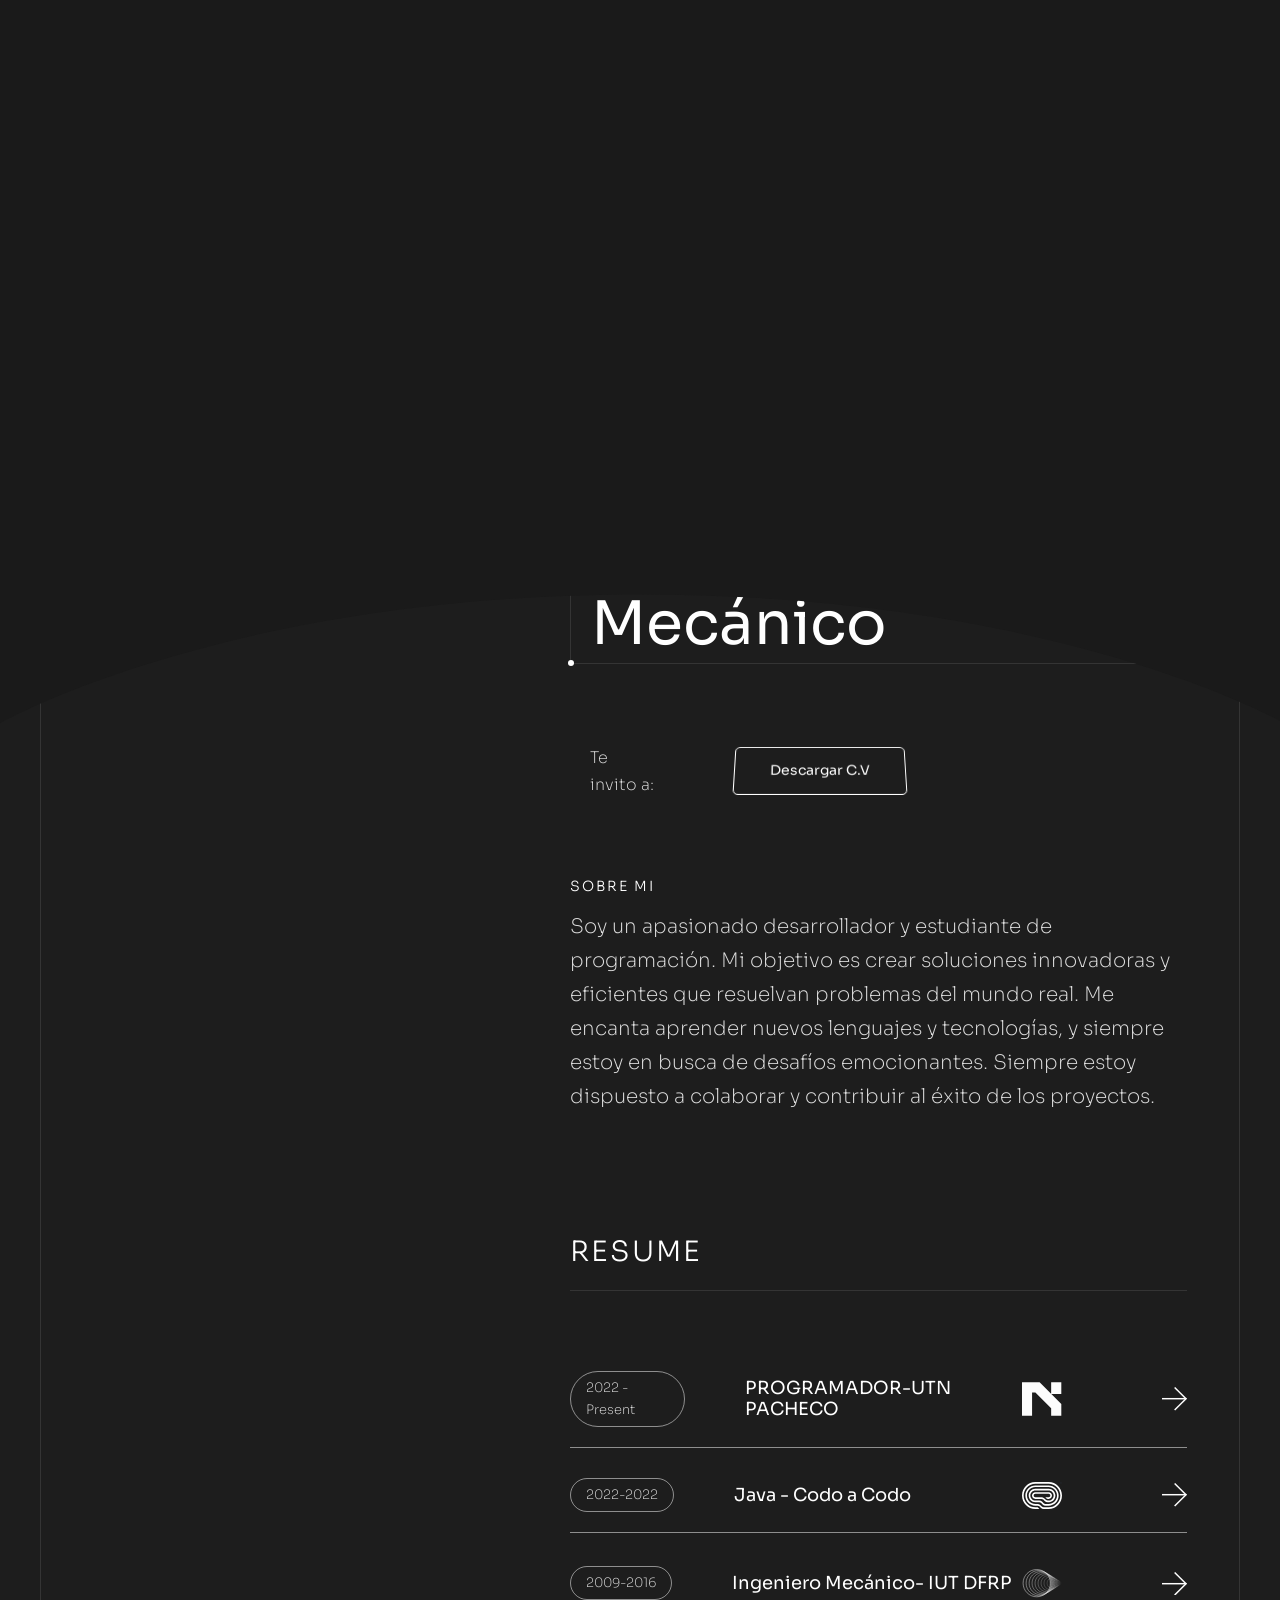
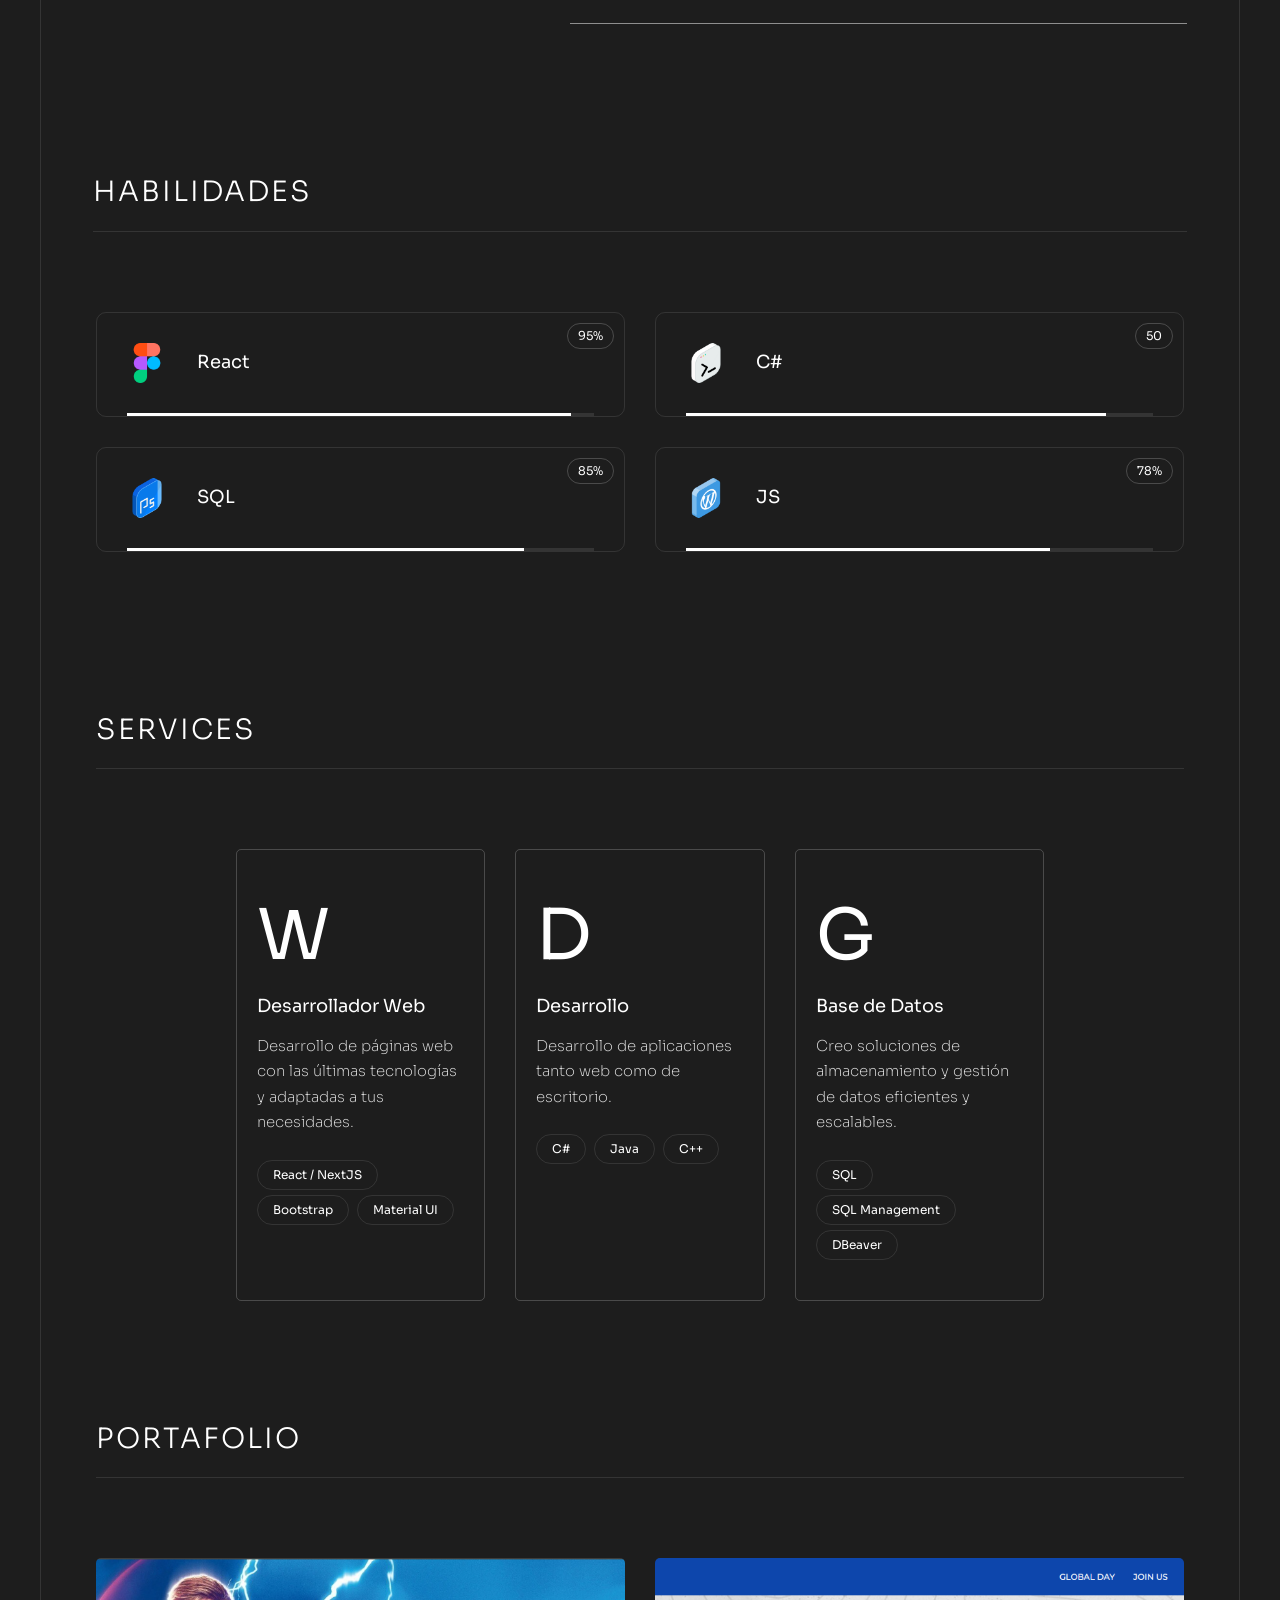
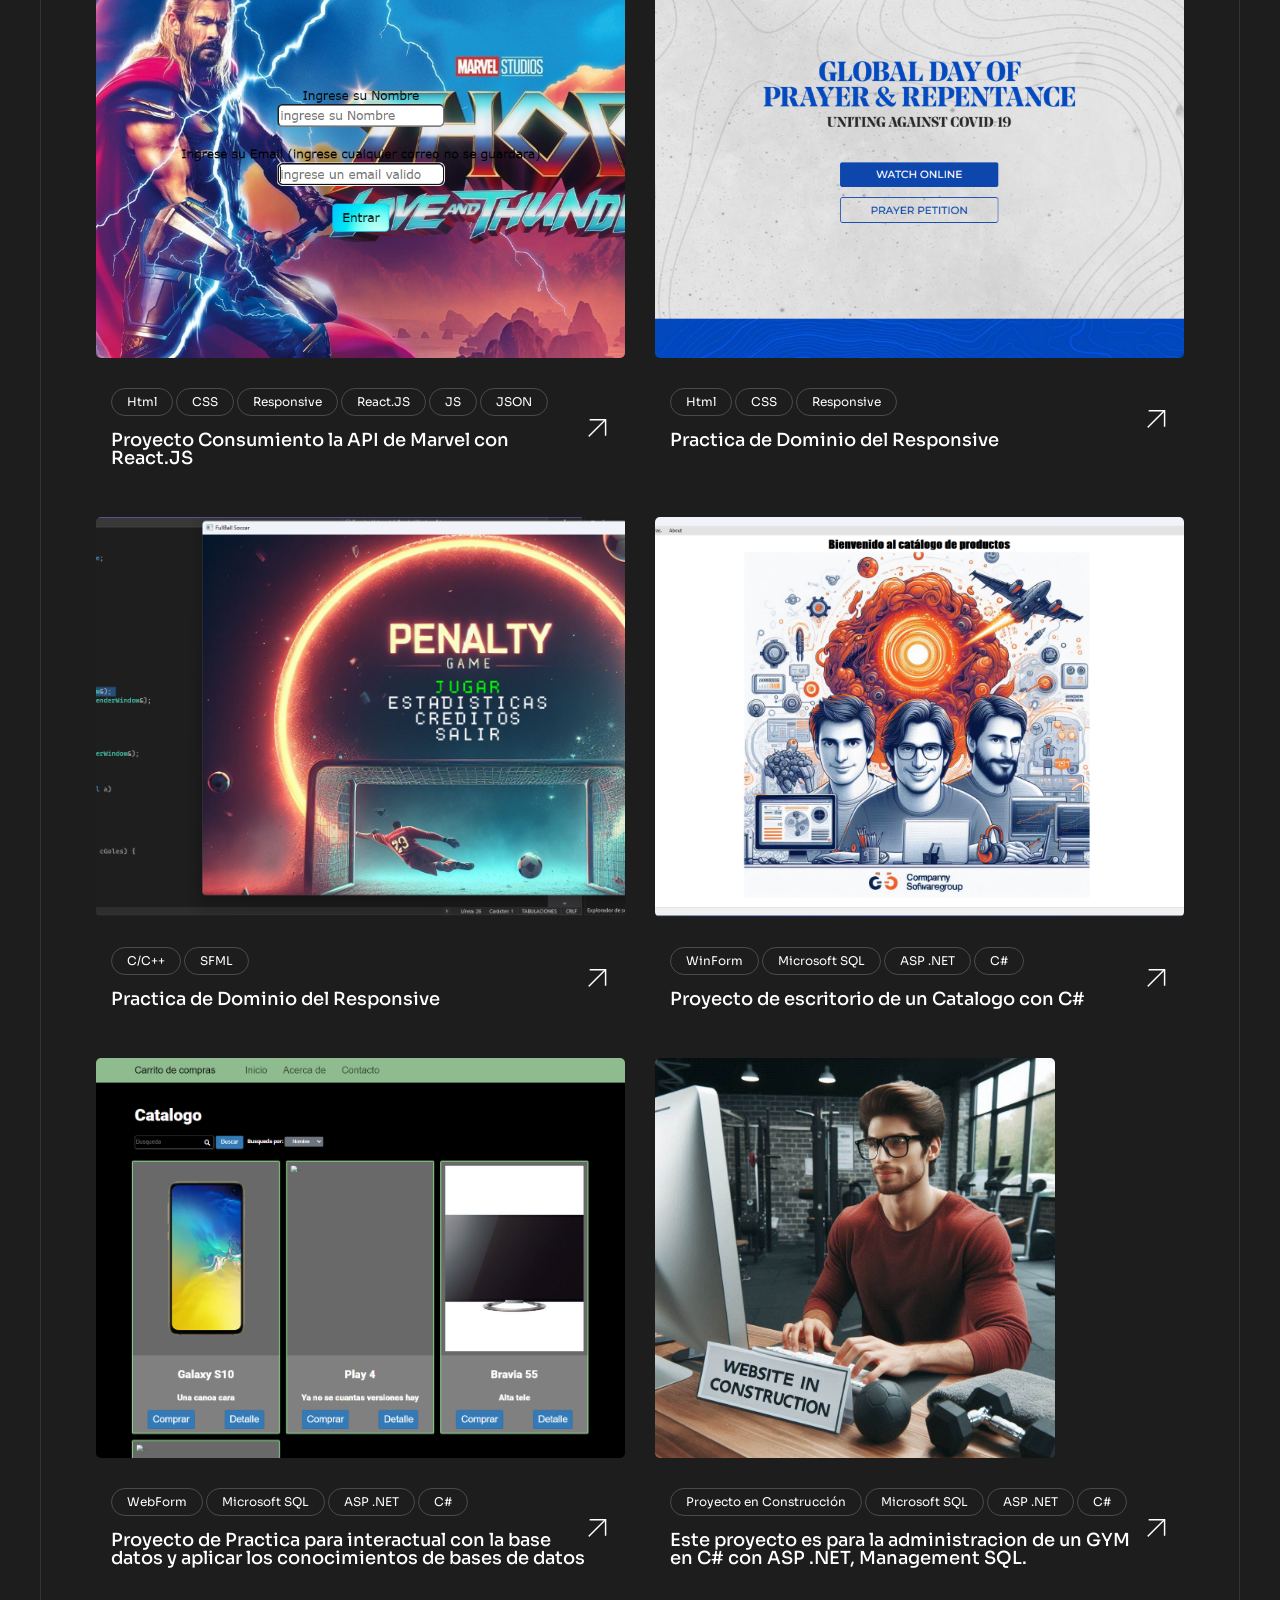
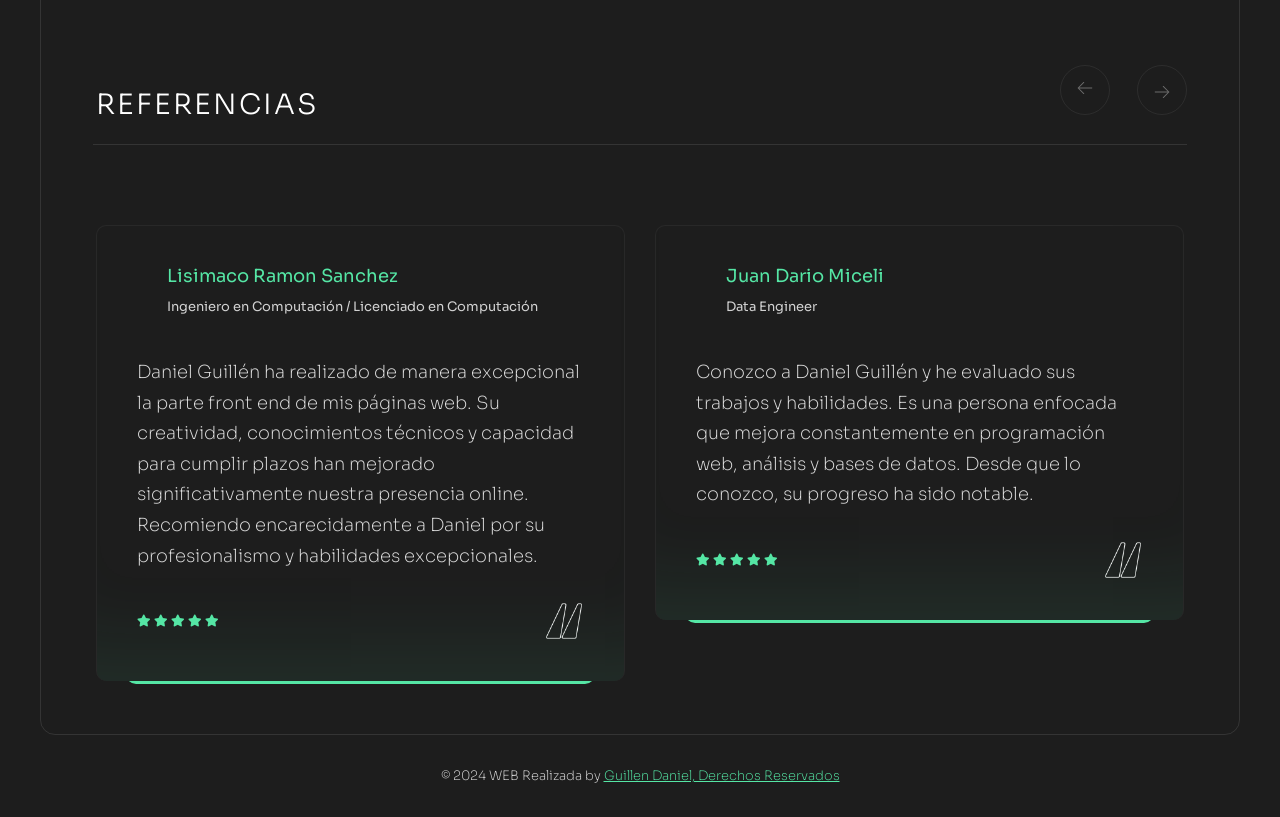
<file: index.html>
<!DOCTYPE html>
<html lang="zxx">

<head>

    <!-- Metas -->
    <meta charset="utf-8">
    <meta http-equiv="X-UA-Compatible" content="IE=edge">
    <meta name="viewport" content="width=device-width, initial-scale=1, maximum-scale=1">
    <meta name="keywords" content="HTML5 Template Hawke Multi-Purpose themeforest">
    <meta name="description" content="Hawke - Multi-Purpose HTML5 Template">
    <meta name="Daniel Guillen" content="PerfilWEB">

    <title>Guillen Daniel</title>

    <!-- Favicon -->
    <link rel="shortcut icon" href="assets/imgs/favicon.ico">


    <link href="https://fonts.googleapis.com/css?family=Poppins:100,200,300,400,500,600,700,800,900&display=swap"
        rel="stylesheet">
    <link href="https://fonts.googleapis.com/css2?family=Sora:wght@100;200;300;400;500;600;700;800&display=swap"
        rel="stylesheet">
    <link href="https://fonts.googleapis.com/css2?family=Space+Grotesk:wght@300;400;500;600;700&display=swap"
        rel="stylesheet">

    <link rel="stylesheet" href="assets/css/plugins.css">
    <link rel="stylesheet" href="assets/css/style.css">

</head>

<body class="solid-color">



<!-- ==================== Start Loading ==================== -->

    <div class="loader-wrap">
        <svg viewBox="0 0 1000 1000" preserveAspectRatio="none">
            <path id="svg" d="M0,1005S175,995,500,995s500,5,500,5V0H0Z"></path>
        </svg>

        <div class="loader-wrap-heading">
            <div class="load-text">
                <span>D</span>
                <span>E</span>
                <span>V</span>
                <span>E</span>
                <span>L</span>
                <span>O</span>
                <span>P</span>
                <span>E</span>
                <span>R</span>
            </div>
        </div>
    </div>

<!-- ==================== End Loading ==================== -->


    <div class="cursor"></div>


<!-- ==================== Start progress-scroll-button ==================== -->

    <div class="progress-wrap cursor-pointer">
        <svg class="progress-circle svg-content" width="100%" height="100%" viewBox="-1 -1 102 102">
            <path d="M50,1 a49,49 0 0,1 0,98 a49,49 0 0,1 0,-98" />
        </svg>
    </div>

<!-- ==================== End progress-scroll-button ==================== -->



<!-- ==================== Start Navbar ==================== -->

    <nav class="navbar navbar-expand-lg static">
        <div class="container">


            <a class="logo icon-img-100" href="#">
                <span>Daniel Guillen</span>
            </a>

            <button class="navbar-toggler" type="button" data-toggle="collapse" data-target="#navbarSupportedContent"
                aria-controls="navbarSupportedContent" aria-expanded="false" aria-label="Toggle navigation">
                <span class="icon-bar"><i class="fas fa-bars"></i></span>
            </button>

<!-- navbar links -->
            <div class="collapse navbar-collapse justify-content-center" id="navbarSupportedContent">
                <ul class="navbar-nav">
                    <li class="nav-item">
                        <a class="nav-link" href="#0" data-scroll-nav="0"><span class="rolling-text">Home</span></a>
                    </li>
                    
                    <li class="nav-item">
                        <a class="nav-link" href="#0" data-scroll-nav="2"><span class="rolling-text">Servicios</span></a>
                    </li>
                    <li class="nav-item">
                        <a class="nav-link" href="#0" data-scroll-nav="3"><span class="rolling-text">Portafolio</span></a>
                    </li>
                    
                    
                    
                </ul>
            </div>

            
        </div>
    </nav>

<!-- ==================== End Navbar ==================== -->


    <main>


<!-- ==================== Start main box ==================== -->

        <section class="box">

            <div class="container">
                <div class="row md-marg">
                    <div class="col-lg-4">
                        <div class="author-profile pt-80 pb-80" id="sticky_item">
                            <div class="cont">
                                <div class="img">
                                    <img src="assets/imgs/fotosPerfil/Daniel Guillen (2).jpg" alt="">
                                </div>
                                <div class="info text-center mt-30">
                                    <h5>Daniel Guillen</h5>
                                    
                                </div>
                                <div class="social text-center mt-20">
                                    
                                    <a href="https://www.linkedin.com/in/danielbguillen/" target="_blank"><i class="fab fa-linkedin-in"></i></a>
                                    
                                </div>
                            </div>
                        </div>
                    </div>
                    <div class="col-lg-7 offset-lg-1">

<!-- ==================== Start about ==================== -->

                        <div class="about section-padding" data-scroll-index="0">
                            <div class="cont">
                                <h1> Hola, soy <span class="main-color">Daniel Guillen</span>, Desarrollador <br> Back-End  
                                    e <span class="bord">Ingeniero Mecánico <i></i></span></h1>
                            </div>
                            <div class="stauts mt-80">
                                <div class="d-flex align-items-center">
                                    <div class="mr-40">
                                        <div class="d-flex align-items-center">
                                            <p>Te<br> invito a: </p>
                                        </div>
                                    </div>
                                    <div class="mr-40">
                                        
                                    </div>
                                    <div>
                                        <div class="butn-presv">
                                            <a href="assets/cv/cv daniel guillen2.pdf" class="butn butn-md butn-bord radius-5 skew">
                                                <span>Descargar C.V</span>
                                            </a>
                                        </div>
                                    </div>
                                </div>
                            </div>
                            <div class="text mt-80">
                                <h6 class="sub-title mb-15">Sobre mi</h6>
                                <p class="fz-20">Soy un apasionado desarrollador y estudiante de programación. Mi objetivo es crear soluciones innovadoras y eficientes que resuelvan problemas del mundo real. Me encanta aprender nuevos lenguajes y tecnologías, y siempre estoy en busca de desafíos emocionantes. Siempre estoy dispuesto a colaborar y contribuir al éxito de los proyectos. </p>
                            </div>
                        </div>

<!-- ==================== End about ==================== -->



<!-- ==================== Start Resume ==================== -->

                        <div class="resume section-padding pt-0" data-scroll-index="1">
                            <div class="sec-head bord-thin-bottom pb-20 mb-80">
                                <h4 class="sub-title fz-28">Resume</h4>
                            </div>
                            <div class="item d-flex align-items-center mb-30">
                                <div class="date mr-60">
                                    <p class="fz-13">2022 - Present</p>
                                </div>
                                <div>
                                    <h6><a href="#0">PROGRAMADOR-UTN PACHECO</a></h6>
                                </div>
                                <div class="ml-auto">
                                    <div class="d-flex align-items-center">
                                        <div class="icon-img-40 mr-100">
                                            <img src="assets/imgs/resume/1.svg" alt="">
                                        </div>
                                        <div class="arrow">
                                            <a href="#">
                                                <svg class="arrow-right" xmlns="http://www.w3.org/2000/svg"
                                                    xmlns:xlink="http://www.w3.org/1999/xlink" x="0px" y="0px"
                                                    viewBox="0 0 34.2 32.3" xml:space="preserve"
                                                    style="stroke-width: 2;">
                                                    <line x1="0" y1="16" x2="33" y2="16"></line>
                                                    <line x1="17.3" y1="0.7" x2="33.2" y2="16.5"></line>
                                                    <line x1="17.3" y1="31.6" x2="33.5" y2="15.4"></line>
                                                </svg>
                                            </a>
                                        </div>
                                    </div>
                                </div>
                            </div>
                            <div class="item d-flex align-items-center mb-30">
                                <div class="date mr-60">
                                    <p class="fz-13">2022-2022</p>
                                </div>
                                <div>
                                    <h6><a href="#0">Java - Codo a Codo</a></h6>
                                </div>
                                <div class="ml-auto">
                                    <div class="d-flex align-items-center">
                                        <div class="icon-img-40 mr-100">
                                            <img src="assets/imgs/resume/2.svg" alt="">
                                        </div>
                                        <div class="arrow">
                                            <a href="#">
                                                <svg class="arrow-right" xmlns="http://www.w3.org/2000/svg"
                                                    xmlns:xlink="http://www.w3.org/1999/xlink" x="0px" y="0px"
                                                    viewBox="0 0 34.2 32.3" xml:space="preserve"
                                                    style="stroke-width: 2;">
                                                    <line x1="0" y1="16" x2="33" y2="16"></line>
                                                    <line x1="17.3" y1="0.7" x2="33.2" y2="16.5"></line>
                                                    <line x1="17.3" y1="31.6" x2="33.5" y2="15.4"></line>
                                                </svg>
                                            </a>
                                        </div>
                                    </div>
                                </div>
                            </div>
                            <div class="item d-flex align-items-center mb-30">
                                <div class="date mr-60">
                                    <p class="fz-13">2009-2016</p>
                                </div>
                                <div>
                                    <h6><a href="#0">Ingeniero Mecánico- IUT DFRP</a></h6>
                                </div>
                                <div class="ml-auto">
                                    <div class="d-flex align-items-center">
                                        <div class="icon-img-40 mr-100">
                                            <img src="assets/imgs/resume/3.svg" alt="">
                                        </div>
                                        <div class="arrow">
                                            <a href="#">
                                                <svg class="arrow-right" xmlns="http://www.w3.org/2000/svg"
                                                    xmlns:xlink="http://www.w3.org/1999/xlink" x="0px" y="0px"
                                                    viewBox="0 0 34.2 32.3" xml:space="preserve"
                                                    style="stroke-width: 2;">
                                                    <line x1="0" y1="16" x2="33" y2="16"></line>
                                                    <line x1="17.3" y1="0.7" x2="33.2" y2="16.5"></line>
                                                    <line x1="17.3" y1="31.6" x2="33.5" y2="15.4"></line>
                                                </svg>
                                            </a>
                                        </div>
                                    </div>
                                </div>
                            </div>
                         </div>
                        </div>

<!-- ==================== End Resume ==================== -->



<!-- ==================== Start Skills ==================== -->
                        
                        <div class="skills section-padding pt-0" data-scroll-index="1">
                            <div class="sec-head bord-thin-bottom pb-20 mb-80">
                                <h4 class="sub-title fz-28">Habilidades</h4>
                            </div>
                            <div class="row">
                                <div class="col-md-6">
                                    <div class="item mb-30">
                                        <div class="d-flex align-items-center mb-30">
                                            <div class="mr-30">
                                                <div class="img icon-img-40">
                                                    <img src="assets/imgs/resume/s1.png" alt="">
                                                </div>
                                            </div>
                                            <div>
                                                <h6 class="fz-18">React</h6>
                                            </div>
                                        </div>
                                        <div class="skill-progress">
                                            <span class="progres" data-value="95%"></span>
                                        </div>
                                        <span class="value">95%</span>
                                    </div>
                                </div>
                                <div class="col-md-6">
                                    <div class="item mb-30">
                                        <div class="d-flex align-items-center mb-30">
                                            <div class="mr-30">
                                                <div class="img icon-img-40">
                                                    <img src="assets/imgs/resume/s2.png" alt="">
                                                </div>
                                            </div>
                                            <div>
                                                <h6 class="fz-18">C#</h6>
                                            </div>
                                        </div>
                                        <div class="skill-progress">
                                            <span class="progres" data-value="90%"></span>
                                        </div>
                                        <span class="value">50</span>
                                    </div>
                                </div>
                                <div class="col-md-6">
                                    <div class="item sm-mb30">
                                        <div class="d-flex align-items-center mb-30">
                                            <div class="mr-30">
                                                <div class="img icon-img-40">
                                                    <img src="assets/imgs/resume/s3.png" alt="">
                                                </div>
                                            </div>
                                            <div>
                                                <h6 class="fz-18">SQL</h6>
                                            </div>
                                        </div>
                                        <div class="skill-progress">
                                            <span class="progres" data-value="85%"></span>
                                        </div>
                                        <span class="value">85%</span>
                                    </div>
                                </div>
                                <div class="col-md-6">
                                    <div class="item">
                                        <div class="d-flex align-items-center mb-30">
                                            <div class="mr-30">
                                                <div class="img icon-img-40">
                                                    <img src="assets/imgs/resume/s4.png" alt="">
                                                </div>
                                            </div>
                                            <div>
                                                <h6 class="fz-18">JS</h6>
                                            </div>
                                        </div>
                                        <div class="skill-progress">
                                            <span class="progres" data-value="78%"></span>
                                        </div>
                                        <span class="value">78%</span>
                                    </div>
                                </div>
                            </div>
                        </div>
                        
                    </div>
                </div>
            </div>
            
        </section>
<!-- ==================== End Skills ==================== -->

<!-- ==================== End main box ==================== -->



<!-- ==================== Start Services ==================== -->

        <section class="services section-padding pt-40" data-scroll-index="2">
            <div class="container">
                <div class="row">
                    <div class="col-12">
                        <div class="sec-head bord-thin-bottom pb-20 mb-80">
                            <h4 class="sub-title fz-28">Services</h4>
                        </div>
                    </div>
                </div>
                <div class="row justify-content-center">
                    <div class="col-lg-3 col-md-6">
                        <div class="item md-mb30">
                            <h3 class="letr">W</h3>
                            <h6>Desarrollador Web</h6>
                            <p>Desarrollo de páginas web con las últimas tecnologías y adaptadas a tus necesidades.</p>
                            <div class="tags">
                                <a href="#0">React / NextJS</a>
                                <a href="#0">Bootstrap</a>
                                <a href="#0">Material UI</a>
                            </div>
                        </div>
                    </div>
                    <div class="col-lg-3 col-md-6">
                        <div class="item md-mb30">
                            <h3 class="letr">D</h3>
                            <h6>Desarrollo</h6>
                            <p>Desarrollo de aplicaciones tanto web como de escritorio.</p>
                            <div class="tags">
                                <a href="#0">C#</a>
                                <a href="#0">Java</a>
                                <a href="#0">C++</a>
                            </div>
                        </div>
                    </div>
                    <div class="col-lg-3 col-md-6">
                        <div class="item sm-mb30">
                            <h3 class="letr">G</h3>
                            <h6>Base de Datos</h6>
                            <p>Creo soluciones de almacenamiento y gestión de datos eficientes y escalables. </p>
                            <div class="tags">
                                <a href="#0">SQL</a>
                                <a href="#0">SQL Management</a>
                                <a href="#0">DBeaver</a>
                            </div>
                        </div>
                    </div>
                    
                </div>
            </div>
        </section>

<!-- ==================== End Services ==================== -->



<!-- ==================== Start Portfolio ==================== -->

        <section class="portfolio section-padding pt-0" data-scroll-index="3">
            <div class="container">
                <div class="row">
                    <div class="col-12">
                        <div class="sec-head bord-thin-bottom pb-20 mb-30">
                            <h4 class="sub-title fz-28">Portafolio</h4>
                        </div>
                    </div>
                </div>
                <div class="row">


                    <div class="col-lg-6">
                        <div class="item mt-50">
                            <div class="img">
                                <a target="_blank" href="https://github.com/daniguillen/proyecto-Marvel">
                                    <img src="assets/imgs/fotosDeWeb/Marvel.png" alt="" class="radius-5">
                                </a>
                            </div>
                            <div class="cont mt-30 d-flex align-items-center">
                                <div>
                                    <span class="tag">Html</span>
                                    <span class="tag">CSS</span>
                                    <span class="tag">Responsive</span>
                                    <span class="tag">React.JS</span>
                                    <span class="tag">JS</span>
                                    <span class="tag">JSON</span>
                                    <h6 class="line-height-1"><a target="_blank" href="https://github.com/daniguillen/proyecto-Marvel">Proyecto Consumiento la API de Marvel con React.JS</a>
                                    </h6>
                                </div>
                                <div class="ml-auto">
                                    <div class="arrow">
                                        <a target="_blank" href="https://github.com/daniguillen/proyecto-Marvel">
                                            <svg class="arrow-right" xmlns="http://www.w3.org/2000/svg"
                                                xmlns:xlink="http://www.w3.org/1999/xlink" x="0px" y="0px"
                                                viewBox="0 0 34.2 32.3" xml:space="preserve" style="stroke-width: 2;">
                                                <line x1="0" y1="16" x2="33" y2="16"></line>
                                                <line x1="17.3" y1="0.7" x2="33.2" y2="16.5"></line>
                                                <line x1="17.3" y1="31.6" x2="33.5" y2="15.4"></line>
                                            </svg>
                                        </a>
                                    </div>
                                </div>
                            </div>
                        </div>
                    </div>


                    <div class="col-lg-6">
                        <div class="item mt-50">
                            <div class="img">
                                <a target="_blank" href="https://github.com/daniguillen/T---004-LandingGlobal-Day">
                                    <img src="assets/imgs/fotosDeWeb/globalday.png" alt="" class="radius-5">
                                </a>
                            </div>
                            <div class="cont mt-30 d-flex align-items-center">
                                <div>
                                    <span class="tag">Html</span>
                                    <span class="tag">CSS</span>
                                    <span class="tag">Responsive</span>
                                    <h6 class="line-height-1"><a target="_blank" href="https://github.com/daniguillen/T---004-LandingGlobal-Day">Practica de Dominio del Responsive</a>
                                    </h6>
                                </div>
                                <div class="ml-auto">
                                    <div class="arrow">
                                        <a target="_blank" href="https://github.com/daniguillen/T---004-LandingGlobal-Day">
                                            <svg class="arrow-right" xmlns="http://www.w3.org/2000/svg"
                                                xmlns:xlink="http://www.w3.org/1999/xlink" x="0px" y="0px"
                                                viewBox="0 0 34.2 32.3" xml:space="preserve" style="stroke-width: 2;">
                                                <line x1="0" y1="16" x2="33" y2="16"></line>
                                                <line x1="17.3" y1="0.7" x2="33.2" y2="16.5"></line>
                                                <line x1="17.3" y1="31.6" x2="33.5" y2="15.4"></line>
                                            </svg>
                                        </a>
                                    </div>
                                </div>
                            </div>
                        </div>
                    </div>





                    <div class="col-lg-6">
                        <div class="item mt-50">
                            <div class="img">
                                <a target="_blank" href="https://github.com/daniguillen/proyectoFullBall">
                                    <img src="assets/imgs/fotosDeWeb/juego.png" alt="" class="radius-5">
                                </a>
                            </div>
                            <div class="cont mt-30 d-flex align-items-center">
                                <div>
                                    <span class="tag">C/C++</span>
                                    <span class="tag">SFML</span>
                                    
                                    <h6 class="line-height-1"><a target="_blank" href="https://github.com/daniguillen/proyectoFullBall">Practica de Dominio del Responsive</a>
                                    </h6>
                                </div>
                                <div class="ml-auto">
                                    <div class="arrow">
                                        <a target="_blank" href="https://github.com/daniguillen/proyectoFullBall">
                                            <svg class="arrow-right" xmlns="http://www.w3.org/2000/svg"
                                                xmlns:xlink="http://www.w3.org/1999/xlink" x="0px" y="0px"
                                                viewBox="0 0 34.2 32.3" xml:space="preserve" style="stroke-width: 2;">
                                                <line x1="0" y1="16" x2="33" y2="16"></line>
                                                <line x1="17.3" y1="0.7" x2="33.2" y2="16.5"></line>
                                                <line x1="17.3" y1="31.6" x2="33.5" y2="15.4"></line>
                                            </svg>
                                        </a>
                                    </div>
                                </div>
                            </div>
                        </div>
                    </div>











                    <div class="col-lg-6">
                        <div class="item itemReferencia mt-50">
                            <div class="img">
                                <a target="_blank" href="https://github.com/Foofedex/TPWinForm_equipo-22">
                                    <img src="assets/imgs/fotosDeWeb/catalogo.png" alt="" class="radius-5">
                                </a>
                            </div>
                            <div class="cont mt-30 d-flex align-items-center">
                                <div>
                                    <span class="tag">WinForm</span>
                                    <span class="tag">Microsoft SQL </span>
                                    <span class="tag">ASP .NET </span>
                                    <span class="tag">C#</span>
                                    <h6 class="line-height-1"><a target="_blank"  href="https://github.com/Foofedex/TPWinForm_equipo-22">Proyecto de escritorio de un Catalogo con C#</a></h6>
                                </div>
                                <div class="ml-auto">
                                    <div class="arrow">
                                        <a target="_blank" href="https://github.com/Foofedex/TPWinForm_equipo-22">
                                            <svg class="arrow-right" xmlns="http://www.w3.org/2000/svg"
                                                xmlns:xlink="http://www.w3.org/1999/xlink" x="0px" y="0px"
                                                viewBox="0 0 34.2 32.3" xml:space="preserve" style="stroke-width: 2;">
                                                <line x1="0" y1="16" x2="33" y2="16"></line>
                                                <line x1="17.3" y1="0.7" x2="33.2" y2="16.5"></line>
                                                <line x1="17.3" y1="31.6" x2="33.5" y2="15.4"></line>
                                            </svg>
                                        </a>
                                    </div>
                                </div>
                            </div>
                        </div>
                    </div>
                    <div class="col-lg-6">
                        <div class="item itemReferencia mt-50">
                            <div class="img">
                                <a target="_blank" href="https://github.com/daniguillen/TP_Webforms_Equipo_22">
                                    <img src="assets/imgs/fotosDeWeb/CARRITO.png" alt="" class="radius-5">
                                </a>
                            </div>
                            <div class="cont mt-30 d-flex align-items-center">
                                <div>
                                    <span class="tag">WebForm</span>
                                    <span class="tag">Microsoft SQL </span>
                                    <span class="tag">ASP .NET </span>
                                    <span class="tag">C#</span>
                                    <h6 class="line-height-1"><a target="_blank"  href="https://github.com/daniguillen/TP_Webforms_Equipo_22">Proyecto de Practica para interactual con la base datos y aplicar los conocimientos de bases de datos</a></h6>
                                </div>
                                <div class="ml-auto">
                                    <div class="arrow">
                                        <a target="_blank" href="https://github.com/daniguillen/TP_Webforms_Equipo_22">
                                            <svg class="arrow-right" xmlns="http://www.w3.org/2000/svg"
                                                xmlns:xlink="http://www.w3.org/1999/xlink" x="0px" y="0px"
                                                viewBox="0 0 34.2 32.3" xml:space="preserve" style="stroke-width: 2;">
                                                <line x1="0" y1="16" x2="33" y2="16"></line>
                                                <line x1="17.3" y1="0.7" x2="33.2" y2="16.5"></line>
                                                <line x1="17.3" y1="31.6" x2="33.5" y2="15.4"></line>
                                            </svg>
                                        </a>
                                    </div>
                                </div>
                            </div>
                        </div>
                    </div>
                    <div class="col-lg-6">
                        <div class="item itemReferencia mt-50">
                            <div class="img">
                                <a >
                                    <img src="assets/imgs/fotosDeWeb/website construccion.jpeg" alt="" class="radius-5">
                                </a>
                            </div>
                            <div class="cont mt-30 d-flex align-items-center">
                                <div>
                                    <span class="tag">Proyecto en Construcción</span>
                                    <span class="tag">Microsoft SQL </span>
                                    <span class="tag">ASP .NET </span>
                                    <span class="tag">C#</span>
                                    <h6 class="line-height-1"><a>Este proyecto es para la administracion de un GYM en C# con ASP .NET, Management SQL.</a>
                                    </h6>
                                </div>
                                <div class="ml-auto">
                                    <div class="arrow">
                                        <a>
                                            <svg class="arrow-right" xmlns="http://www.w3.org/2000/svg"
                                                xmlns:xlink="http://www.w3.org/1999/xlink" x="0px" y="0px"
                                                viewBox="0 0 34.2 32.3" xml:space="preserve" style="stroke-width: 2;">
                                                <line x1="0" y1="16" x2="33" y2="16"></line>
                                                <line x1="17.3" y1="0.7" x2="33.2" y2="16.5"></line>
                                                <line x1="17.3" y1="31.6" x2="33.5" y2="15.4"></line>
                                            </svg>
                                        </a>
                                    </div>
                                </div>
                            </div>
                        </div>
                    </div>
                </div>
            </div>
        </section>

<!-- ==================== End Portfolio ==================== -->



<!-- ==================== Start Testimonials ==================== -->

        <section class="testim-crv" data-scroll-index="4">
            <div class="container mb-50">
                <div class="sec-head bord-thin-bottom pb-20 mb-80">
                    <div class="row">
                        <div class="col-md-6">
                            <h4 class="sub-title fz-28">Referencias</h4>
                        </div>
                        <div class="col-md-6">
                            <div class="d-flex align-items-end">
                                <div class="swiper-controls testim-controls arrow-out d-flex mr-20 ml-auto">
                                    <div class="swiper-button-prev">
                                        <span class="left">
                                            <svg width="20" height="20" viewBox="0 0 20 20" fill="none"
                                                xmlns="http://www.w3.org/2000/svg">
                                                <path
                                                    d="M17.2031 10.3281L11.5781 15.9531C11.535 15.9961 11.4839 16.0303 11.4276 16.0536C11.3713 16.077 11.3109 16.089 11.25 16.089C11.1891 16.089 11.1287 16.077 11.0724 16.0536C11.0161 16.0303 10.965 15.9961 10.9219 15.9531C10.8788 15.91 10.8446 15.8588 10.8213 15.8025C10.798 15.7462 10.786 15.6859 10.786 15.6249C10.786 15.564 10.798 15.5036 10.8213 15.4473C10.8446 15.391 10.8788 15.3399 10.9219 15.2968L15.7422 10.4687H3.125C3.00068 10.4687 2.88145 10.4193 2.79354 10.3314C2.70564 10.2435 2.65625 10.1242 2.65625 9.99993C2.65625 9.87561 2.70564 9.75638 2.79354 9.66847C2.88145 9.58056 3.00068 9.53118 3.125 9.53118H15.7422L10.9219 4.70305C10.8349 4.61603 10.786 4.498 10.786 4.37493C10.786 4.25186 10.8349 4.13383 10.9219 4.0468C11.0089 3.95978 11.1269 3.91089 11.25 3.91089C11.3731 3.91089 11.4911 3.95978 11.5781 4.0468L17.2031 9.6718C17.2476 9.71412 17.2829 9.76503 17.3071 9.82143C17.3313 9.87784 17.3438 9.93856 17.3438 9.99993C17.3438 10.0613 17.3313 10.122 17.3071 10.1784C17.2829 10.2348 17.2476 10.2857 17.2031 10.3281Z"
                                                    fill="currentColor"></path>
                                            </svg>
                                        </span>
                                    </div>
                                    <div class="swiper-button-next ml-50">
                                        <span class="right">
                                            <svg width="20" height="20" viewBox="0 0 20 20" fill="none"
                                                xmlns="http://www.w3.org/2000/svg">
                                                <path
                                                    d="M17.2031 10.3281L11.5781 15.9531C11.535 15.9961 11.4839 16.0303 11.4276 16.0536C11.3713 16.077 11.3109 16.089 11.25 16.089C11.1891 16.089 11.1287 16.077 11.0724 16.0536C11.0161 16.0303 10.965 15.9961 10.9219 15.9531C10.8788 15.91 10.8446 15.8588 10.8213 15.8025C10.798 15.7462 10.786 15.6859 10.786 15.6249C10.786 15.564 10.798 15.5036 10.8213 15.4473C10.8446 15.391 10.8788 15.3399 10.9219 15.2968L15.7422 10.4687H3.125C3.00068 10.4687 2.88145 10.4193 2.79354 10.3314C2.70564 10.2435 2.65625 10.1242 2.65625 9.99993C2.65625 9.87561 2.70564 9.75638 2.79354 9.66847C2.88145 9.58056 3.00068 9.53118 3.125 9.53118H15.7422L10.9219 4.70305C10.8349 4.61603 10.786 4.498 10.786 4.37493C10.786 4.25186 10.8349 4.13383 10.9219 4.0468C11.0089 3.95978 11.1269 3.91089 11.25 3.91089C11.3731 3.91089 11.4911 3.95978 11.5781 4.0468L17.2031 9.6718C17.2476 9.71412 17.2829 9.76503 17.3071 9.82143C17.3313 9.87784 17.3438 9.93856 17.3438 9.99993C17.3438 10.0613 17.3313 10.122 17.3071 10.1784C17.2829 10.2348 17.2476 10.2857 17.2031 10.3281Z"
                                                    fill="currentColor"></path>
                                            </svg>
                                        </span>
                                    </div>
                                </div>
                            </div>
                        </div>
                    </div>
                </div>
                <div class="row">
                    <div class="col-12">
                        <div class="testim-swiper" data-carousel="swiper" data-space="30" data-speed="1000">
                            <div id="content-carousel-container-unq-testim" class="swiper-container"
                                data-swiper="container">
                                <div class="swiper-wrapper">
                                    <div class="swiper-slide">
                                        <div class="item ">
                                            <div class="cont mb-30">
                                                <div class="d-flex align-items-center">
                                                    <div>
                                                        
                                                    </div>
                                                    <div class="ml-30">
                                                        <div class="info">
                                                            <h6 class="main-color">Lisimaco Ramon Sanchez</h6>
                                                            <span class="fz-13 mt-10 opacity-8">Ingeniero en Computación / Licenciado en Computación</span>
                                                        </div>
                                                    </div>
                                                </div>
                                                <p class="fw-200 fz-18 mt-40">Daniel Guillén ha realizado de manera excepcional la parte front end de mis páginas web. Su creatividad, conocimientos técnicos y capacidad para cumplir plazos han mejorado significativamente nuestra presencia online. Recomiendo encarecidamente a Daniel por su profesionalismo y habilidades excepcionales.</p>
                                            </div>
                                            <div class="d-flex align-items-center">
                                                <div class="rate-stars fz-12">
                                                    <span class="rate main-color">
                                                        <i class="fas fa-star"></i>
                                                        <i class="fas fa-star"></i>
                                                        <i class="fas fa-star"></i>
                                                        <i class="fas fa-star"></i>
                                                        <i class="fas fa-star"></i>
                                                    </span>
                                                   
                                                </div>
                                                <div class="ml-auto">
                                                    <div class="icon-img-40">
                                                        <img src="assets/imgs/svg-assets/quote.png" alt="">
                                                    </div>
                                                </div>
                                            </div>
                                        </div>
                                        <div class="bg-color"></div>
                                    </div>
                                    <div class="swiper-slide">
                                        <div class="item ">
                                            <div class="cont mb-30">
                                                <div class="d-flex align-items-center">
                                                    
                                                    <div class="ml-30">
                                                        <div class="info">
                                                            <h6 class="main-color">Juan Dario Miceli</h6>
                                                            <span class="fz-13 mt-10 opacity-8">Data Engineer</span>
                                                        </div>
                                                    </div>
                                                </div>
                                                <p class="fw-200 fz-18 mt-40">Conozco a Daniel Guillén y he evaluado sus trabajos y habilidades. Es una persona enfocada que mejora constantemente en programación web, análisis y bases de datos. Desde que lo conozco, su progreso ha sido notable.</p>
                                            </div>
                                            <div class="d-flex align-items-center">
                                                <div class="rate-stars fz-12">
                                                    <span class="rate main-color">
                                                        <i class="fas fa-star"></i>
                                                        <i class="fas fa-star"></i>
                                                        <i class="fas fa-star"></i>
                                                        <i class="fas fa-star"></i>
                                                        <i class="fas fa-star"></i>
                                                    </span>
                                                    
                                                </div>
                                                <div class="ml-auto">
                                                    <div class="icon-img-40">
                                                        <img src="assets/imgs/svg-assets/quote.png" alt="">
                                                    </div>
                                                </div>
                                            </div>
                                        </div>
                                        <div class="bg-color"></div>
                                    </div>

                                </div>
                            </div>
                        </div>
                    </div>
                </div>
            </div>
           
        </section>

<!-- ==================== End Testimonials ==================== -->



    </main>


<!-- ==================== Start Footer ==================== -->

    <footer class="pt-30 pb-30">
        <div class="container">
            <div class="row">
                <div class="col-12">
                    <div class="text-center">
                        <p class="fz-13">© 2024 WEB Realizada by <span class="underline main-color"><a href="https://themeforest.net/user/ui-themez" target="_blank">Guillen Daniel, Derechos Reservados</a></span></p>
                    </div>
                </div>
            </div>
        </div>
    </footer>

    <!-- ==================== End Footer ==================== -->


    <!-- jQuery -->
    <script src="assets/js/jquery-3.6.0.min.js"></script>
    <script src="assets/js/jquery-migrate-3.4.0.min.js"></script>

    <!-- plugins -->
    <script src="assets/js/plugins.js"></script>

    <script src="assets/js/ScrollTrigger.min.js"></script>

    <!-- custom scripts -->
    <script src="assets/js/scripts.js"></script>

</body>

</html>
</file>
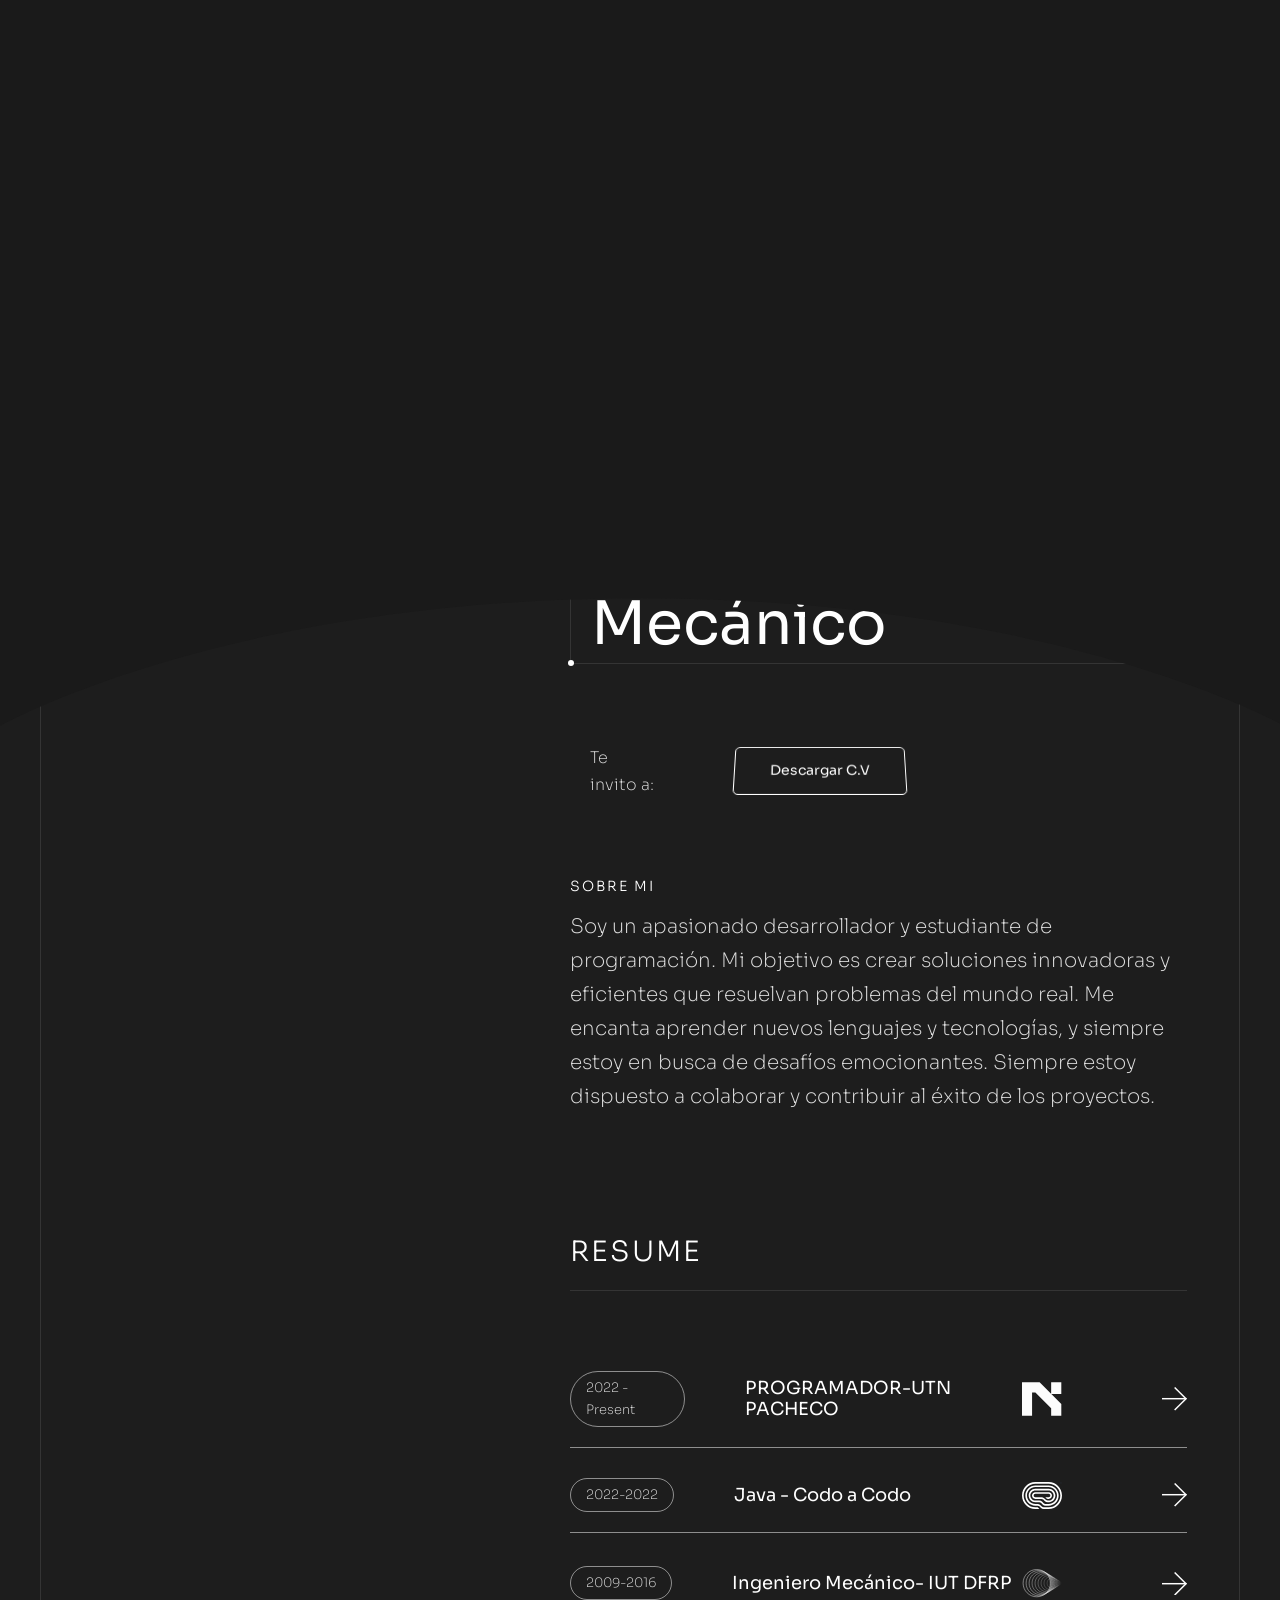
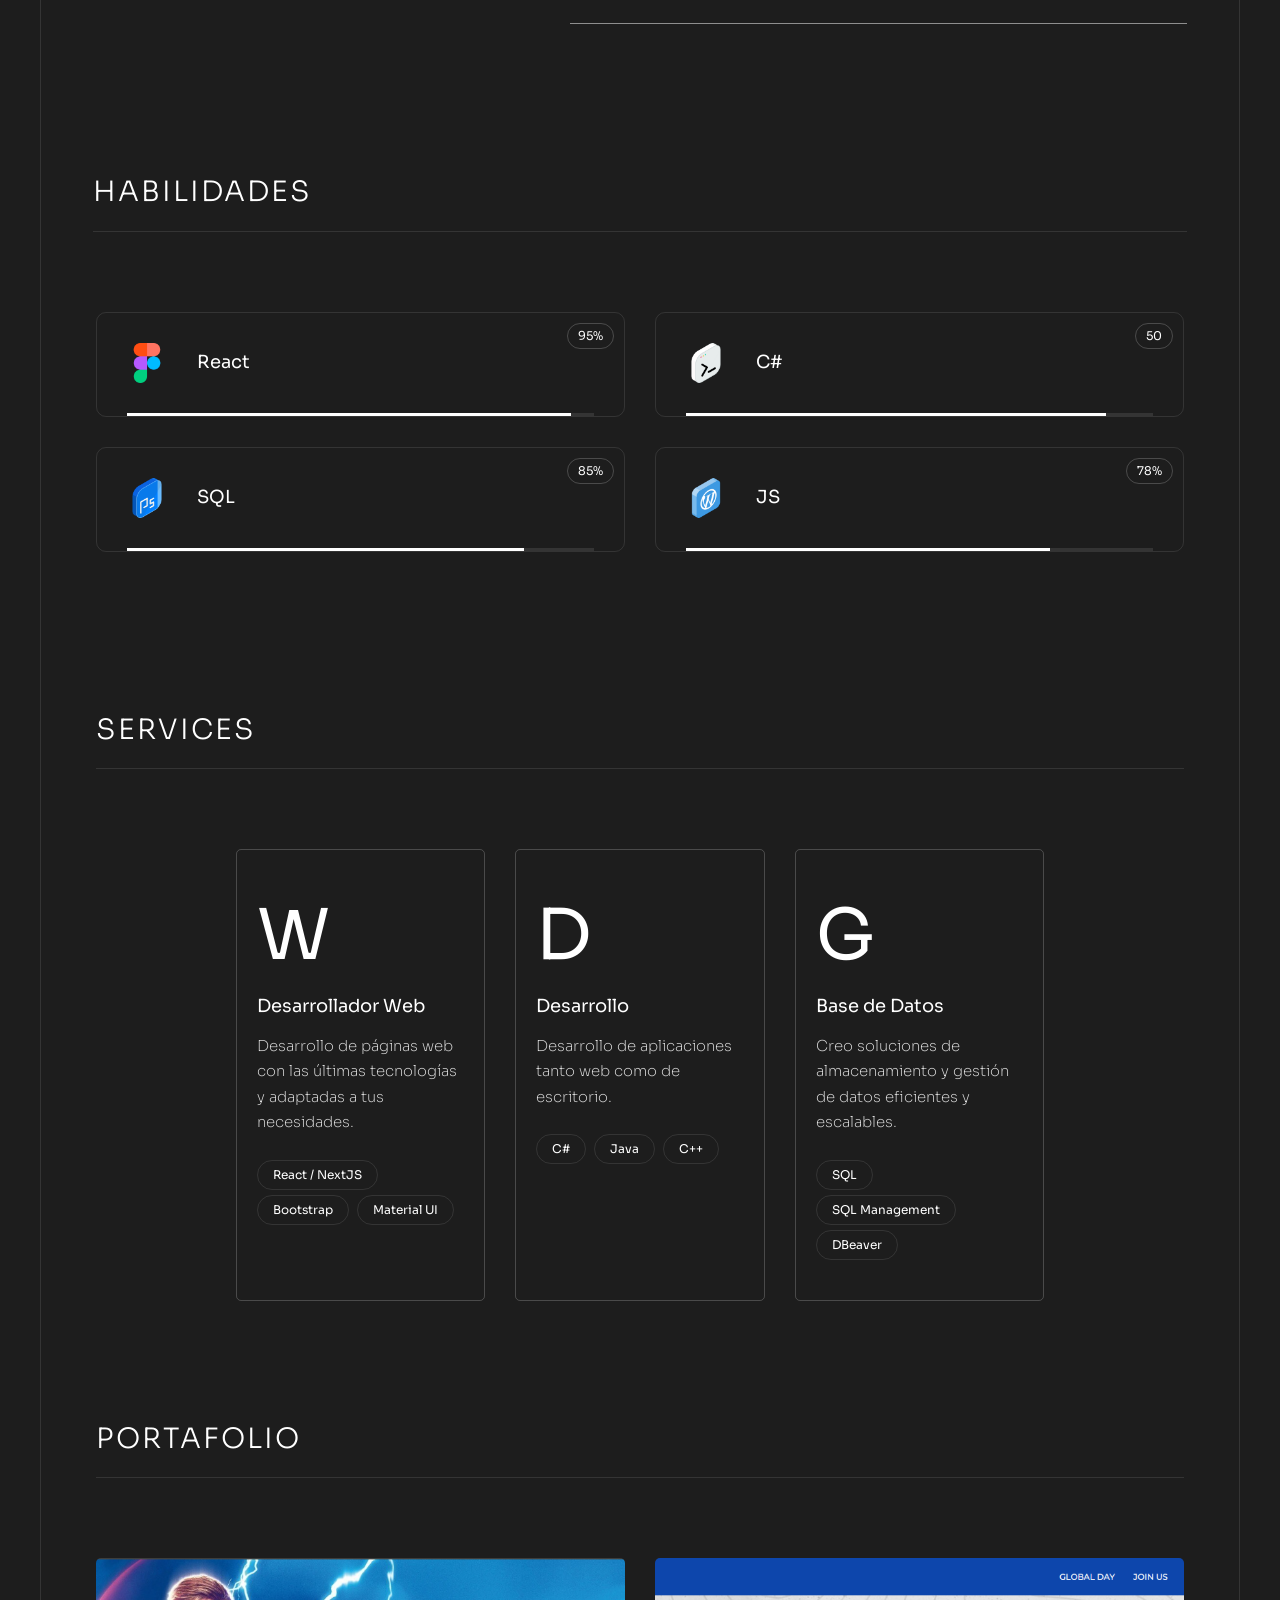
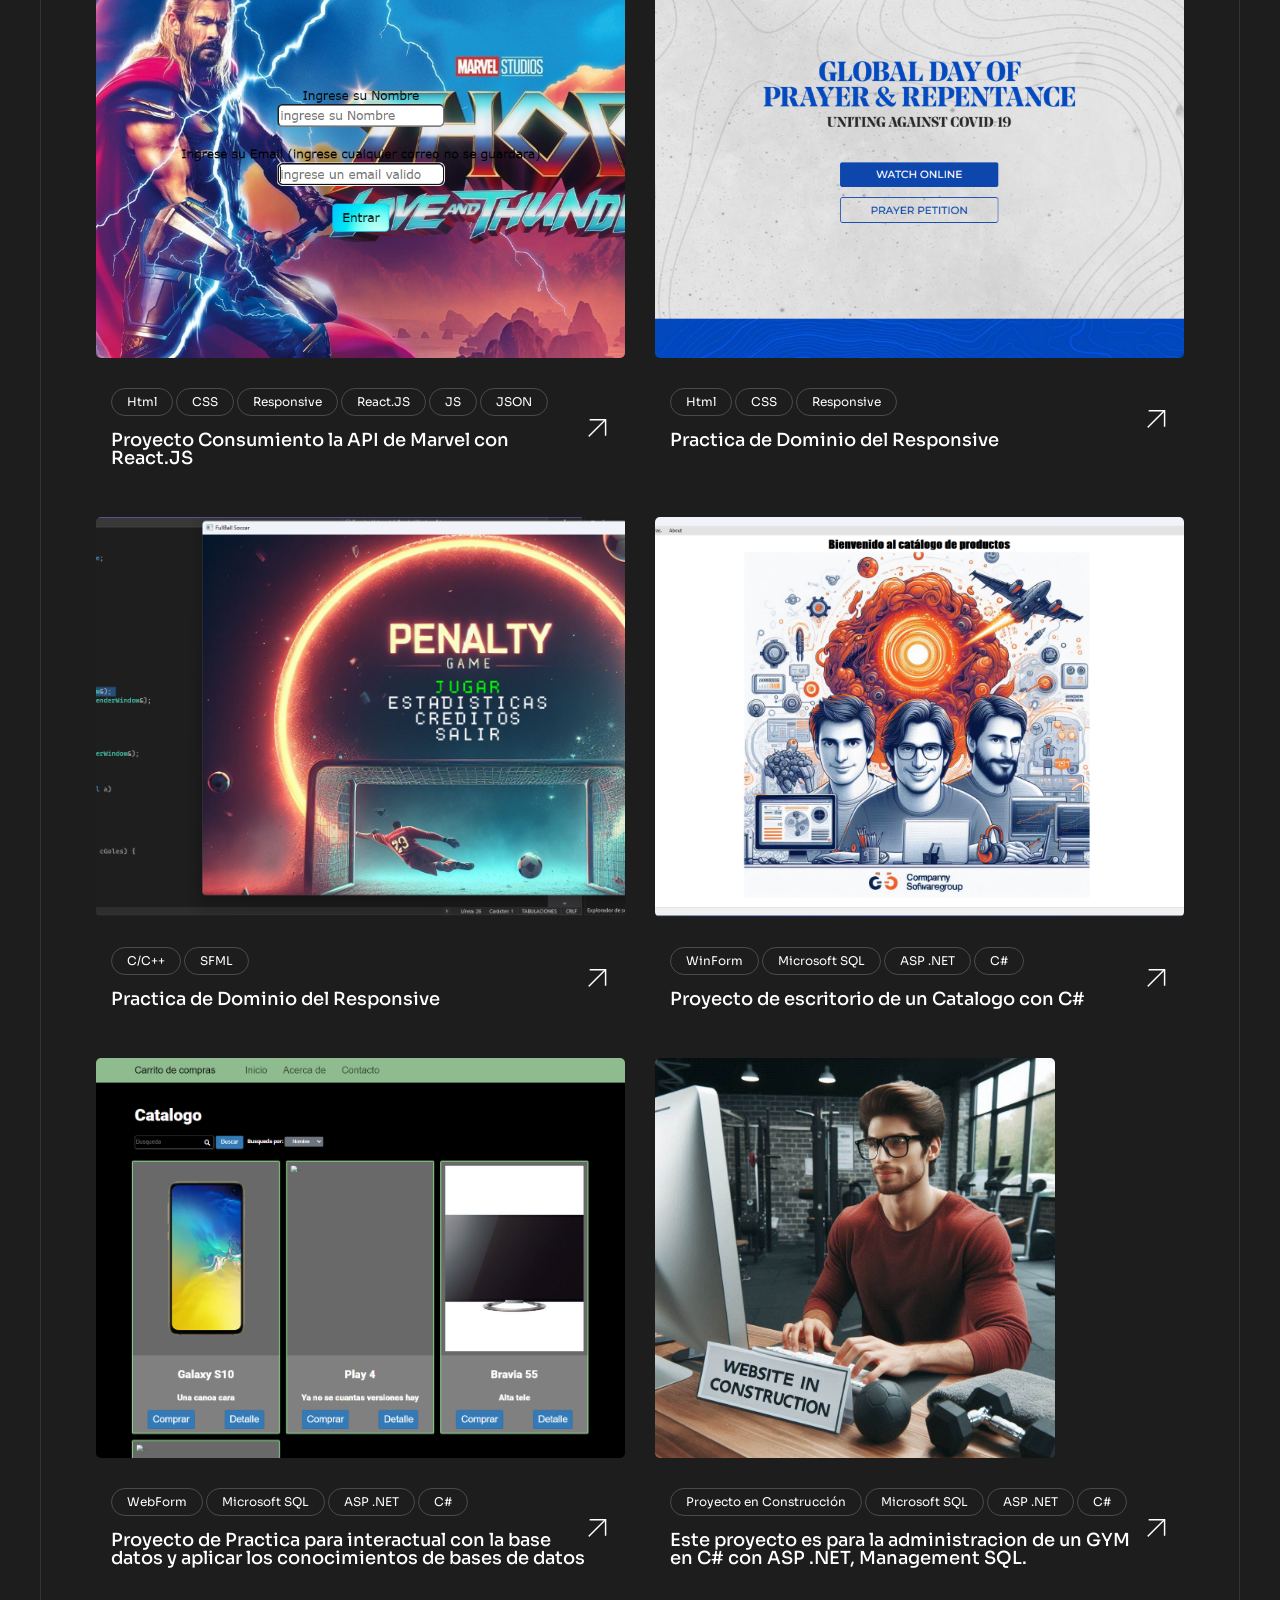
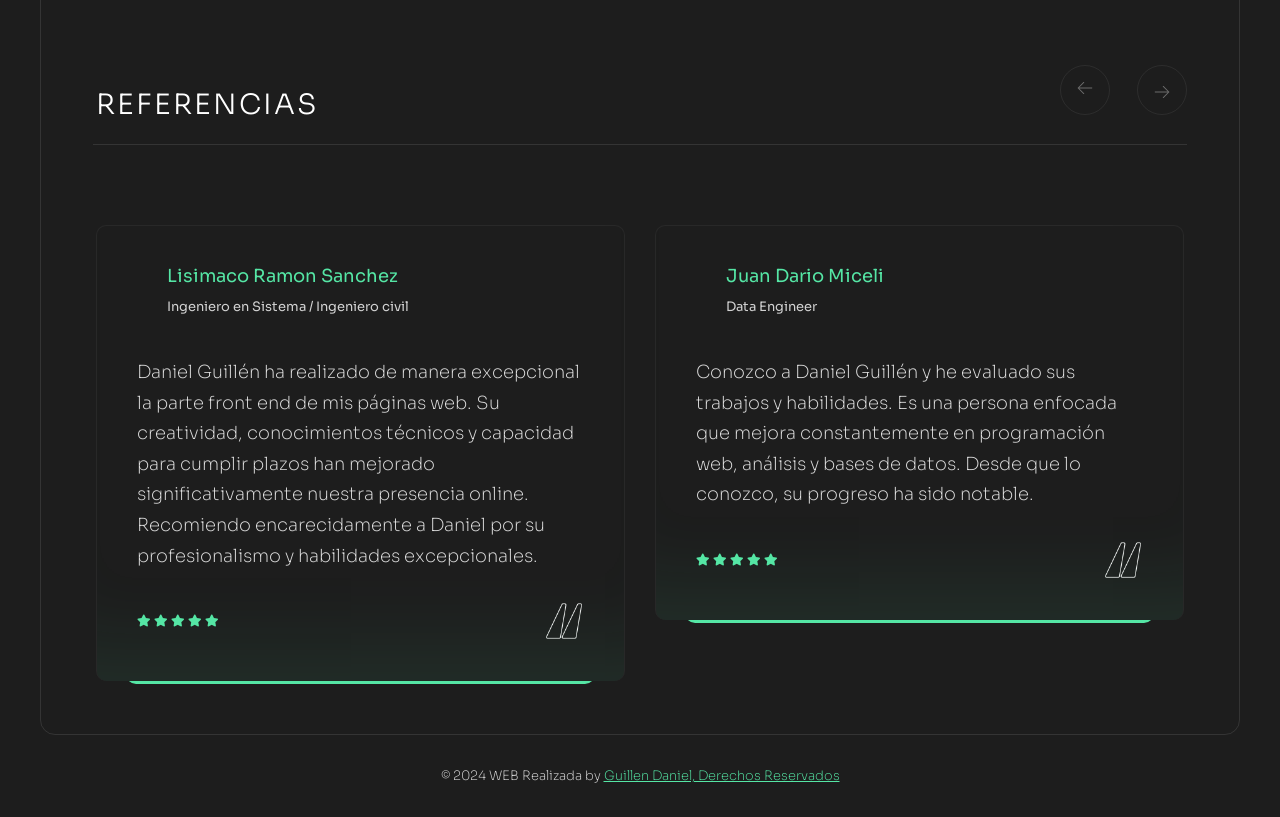
<file: daniel-index.html>
<!DOCTYPE html>
<html lang="zxx">

<head>

    <!-- Metas -->
    <meta charset="utf-8">
    <meta http-equiv="X-UA-Compatible" content="IE=edge">
    <meta name="viewport" content="width=device-width, initial-scale=1, maximum-scale=1">
    <meta name="keywords" content="HTML5 Template Hawke Multi-Purpose themeforest">
    <meta name="description" content="Hawke - Multi-Purpose HTML5 Template">
    <meta name="Daniel Guillen" content="PerfilWEB">

    <title>Guillen Daniel</title>

    <!-- Favicon -->
    <link rel="shortcut icon" href="assets/imgs/favicon.ico">


    <link href="https://fonts.googleapis.com/css?family=Poppins:100,200,300,400,500,600,700,800,900&display=swap"
        rel="stylesheet">
    <link href="https://fonts.googleapis.com/css2?family=Sora:wght@100;200;300;400;500;600;700;800&display=swap"
        rel="stylesheet">
    <link href="https://fonts.googleapis.com/css2?family=Space+Grotesk:wght@300;400;500;600;700&display=swap"
        rel="stylesheet">

    <link rel="stylesheet" href="assets/css/plugins.css">
    <link rel="stylesheet" href="assets/css/style.css">

</head>

<body class="solid-color">



<!-- ==================== Start Loading ==================== -->

    <div class="loader-wrap">
        <svg viewBox="0 0 1000 1000" preserveAspectRatio="none">
            <path id="svg" d="M0,1005S175,995,500,995s500,5,500,5V0H0Z"></path>
        </svg>

        <div class="loader-wrap-heading">
            <div class="load-text">
                <span>D</span>
                <span>E</span>
                <span>V</span>
                <span>E</span>
                <span>L</span>
                <span>O</span>
                <span>P</span>
                <span>E</span>
                <span>R</span>
            </div>
        </div>
    </div>

<!-- ==================== End Loading ==================== -->


    <div class="cursor"></div>


<!-- ==================== Start progress-scroll-button ==================== -->

    <div class="progress-wrap cursor-pointer">
        <svg class="progress-circle svg-content" width="100%" height="100%" viewBox="-1 -1 102 102">
            <path d="M50,1 a49,49 0 0,1 0,98 a49,49 0 0,1 0,-98" />
        </svg>
    </div>

<!-- ==================== End progress-scroll-button ==================== -->



<!-- ==================== Start Navbar ==================== -->

    <nav class="navbar navbar-expand-lg static">
        <div class="container">


            <a class="logo icon-img-100" href="#">
                <span>Daniel Guillen</span>
            </a>

            <button class="navbar-toggler" type="button" data-toggle="collapse" data-target="#navbarSupportedContent"
                aria-controls="navbarSupportedContent" aria-expanded="false" aria-label="Toggle navigation">
                <span class="icon-bar"><i class="fas fa-bars"></i></span>
            </button>

<!-- navbar links -->
            <div class="collapse navbar-collapse justify-content-center" id="navbarSupportedContent">
                <ul class="navbar-nav">
                    <li class="nav-item">
                        <a class="nav-link" href="#0" data-scroll-nav="0"><span class="rolling-text">Home</span></a>
                    </li>
                    
                    <li class="nav-item">
                        <a class="nav-link" href="#0" data-scroll-nav="2"><span class="rolling-text">Servicios</span></a>
                    </li>
                    <li class="nav-item">
                        <a class="nav-link" href="#0" data-scroll-nav="3"><span class="rolling-text">Portafolio</span></a>
                    </li>
                    
                    
                    
                </ul>
            </div>

            
        </div>
    </nav>

<!-- ==================== End Navbar ==================== -->


    <main>


<!-- ==================== Start main box ==================== -->

        <section class="box">

            <div class="container">
                <div class="row md-marg">
                    <div class="col-lg-4">
                        <div class="author-profile pt-80 pb-80" id="sticky_item">
                            <div class="cont">
                                <div class="img">
                                    <img src="assets/imgs/fotosPerfil/Daniel Guillen (2).jpg" alt="">
                                </div>
                                <div class="info text-center mt-30">
                                    <h5>Daniel Guillen</h5>
                                    
                                </div>
                                <div class="social text-center mt-20">
                                    
                                    <a href="https://www.linkedin.com/in/danielbguillen/" target="_blank"><i class="fab fa-linkedin-in"></i></a>
                                    
                                </div>
                            </div>
                        </div>
                    </div>
                    <div class="col-lg-7 offset-lg-1">

<!-- ==================== Start about ==================== -->

                        <div class="about section-padding" data-scroll-index="0">
                            <div class="cont">
                                <h1> Hola, soy <span class="main-color">Daniel Guillen</span>, Desarrollador <br> Back-End  
                                    e <span class="bord">Ingeniero Mecánico <i></i></span></h1>
                            </div>
                            <div class="stauts mt-80">
                                <div class="d-flex align-items-center">
                                    <div class="mr-40">
                                        <div class="d-flex align-items-center">
                                            <p>Te<br> invito a: </p>
                                        </div>
                                    </div>
                                    <div class="mr-40">
                                        
                                    </div>
                                    <div>
                                        <div class="butn-presv">
                                            <a href="assets/cv/cv daniel guillen2.pdf" class="butn butn-md butn-bord radius-5 skew">
                                                <span>Descargar C.V</span>
                                            </a>
                                        </div>
                                    </div>
                                </div>
                            </div>
                            <div class="text mt-80">
                                <h6 class="sub-title mb-15">Sobre mi</h6>
                                <p class="fz-20">Soy un apasionado desarrollador y estudiante de programación. Mi objetivo es crear soluciones innovadoras y eficientes que resuelvan problemas del mundo real. Me encanta aprender nuevos lenguajes y tecnologías, y siempre estoy en busca de desafíos emocionantes. Siempre estoy dispuesto a colaborar y contribuir al éxito de los proyectos. </p>
                            </div>
                        </div>

<!-- ==================== End about ==================== -->



<!-- ==================== Start Resume ==================== -->

                        <div class="resume section-padding pt-0" data-scroll-index="1">
                            <div class="sec-head bord-thin-bottom pb-20 mb-80">
                                <h4 class="sub-title fz-28">Resume</h4>
                            </div>
                            <div class="item d-flex align-items-center mb-30">
                                <div class="date mr-60">
                                    <p class="fz-13">2022 - Present</p>
                                </div>
                                <div>
                                    <h6><a href="#0">PROGRAMADOR-UTN PACHECO</a></h6>
                                </div>
                                <div class="ml-auto">
                                    <div class="d-flex align-items-center">
                                        <div class="icon-img-40 mr-100">
                                            <img src="assets/imgs/resume/1.svg" alt="">
                                        </div>
                                        <div class="arrow">
                                            <a href="#">
                                                <svg class="arrow-right" xmlns="http://www.w3.org/2000/svg"
                                                    xmlns:xlink="http://www.w3.org/1999/xlink" x="0px" y="0px"
                                                    viewBox="0 0 34.2 32.3" xml:space="preserve"
                                                    style="stroke-width: 2;">
                                                    <line x1="0" y1="16" x2="33" y2="16"></line>
                                                    <line x1="17.3" y1="0.7" x2="33.2" y2="16.5"></line>
                                                    <line x1="17.3" y1="31.6" x2="33.5" y2="15.4"></line>
                                                </svg>
                                            </a>
                                        </div>
                                    </div>
                                </div>
                            </div>
                            <div class="item d-flex align-items-center mb-30">
                                <div class="date mr-60">
                                    <p class="fz-13">2022-2022</p>
                                </div>
                                <div>
                                    <h6><a href="#0">Java - Codo a Codo</a></h6>
                                </div>
                                <div class="ml-auto">
                                    <div class="d-flex align-items-center">
                                        <div class="icon-img-40 mr-100">
                                            <img src="assets/imgs/resume/2.svg" alt="">
                                        </div>
                                        <div class="arrow">
                                            <a href="#">
                                                <svg class="arrow-right" xmlns="http://www.w3.org/2000/svg"
                                                    xmlns:xlink="http://www.w3.org/1999/xlink" x="0px" y="0px"
                                                    viewBox="0 0 34.2 32.3" xml:space="preserve"
                                                    style="stroke-width: 2;">
                                                    <line x1="0" y1="16" x2="33" y2="16"></line>
                                                    <line x1="17.3" y1="0.7" x2="33.2" y2="16.5"></line>
                                                    <line x1="17.3" y1="31.6" x2="33.5" y2="15.4"></line>
                                                </svg>
                                            </a>
                                        </div>
                                    </div>
                                </div>
                            </div>
                            <div class="item d-flex align-items-center mb-30">
                                <div class="date mr-60">
                                    <p class="fz-13">2009-2016</p>
                                </div>
                                <div>
                                    <h6><a href="#0">Ingeniero Mecánico- IUT DFRP</a></h6>
                                </div>
                                <div class="ml-auto">
                                    <div class="d-flex align-items-center">
                                        <div class="icon-img-40 mr-100">
                                            <img src="assets/imgs/resume/3.svg" alt="">
                                        </div>
                                        <div class="arrow">
                                            <a href="#">
                                                <svg class="arrow-right" xmlns="http://www.w3.org/2000/svg"
                                                    xmlns:xlink="http://www.w3.org/1999/xlink" x="0px" y="0px"
                                                    viewBox="0 0 34.2 32.3" xml:space="preserve"
                                                    style="stroke-width: 2;">
                                                    <line x1="0" y1="16" x2="33" y2="16"></line>
                                                    <line x1="17.3" y1="0.7" x2="33.2" y2="16.5"></line>
                                                    <line x1="17.3" y1="31.6" x2="33.5" y2="15.4"></line>
                                                </svg>
                                            </a>
                                        </div>
                                    </div>
                                </div>
                            </div>
                         </div>
                        </div>

<!-- ==================== End Resume ==================== -->



<!-- ==================== Start Skills ==================== -->
                        
                        <div class="skills section-padding pt-0" data-scroll-index="1">
                            <div class="sec-head bord-thin-bottom pb-20 mb-80">
                                <h4 class="sub-title fz-28">Habilidades</h4>
                            </div>
                            <div class="row">
                                <div class="col-md-6">
                                    <div class="item mb-30">
                                        <div class="d-flex align-items-center mb-30">
                                            <div class="mr-30">
                                                <div class="img icon-img-40">
                                                    <img src="assets/imgs/resume/s1.png" alt="">
                                                </div>
                                            </div>
                                            <div>
                                                <h6 class="fz-18">React</h6>
                                            </div>
                                        </div>
                                        <div class="skill-progress">
                                            <span class="progres" data-value="95%"></span>
                                        </div>
                                        <span class="value">95%</span>
                                    </div>
                                </div>
                                <div class="col-md-6">
                                    <div class="item mb-30">
                                        <div class="d-flex align-items-center mb-30">
                                            <div class="mr-30">
                                                <div class="img icon-img-40">
                                                    <img src="assets/imgs/resume/s2.png" alt="">
                                                </div>
                                            </div>
                                            <div>
                                                <h6 class="fz-18">C#</h6>
                                            </div>
                                        </div>
                                        <div class="skill-progress">
                                            <span class="progres" data-value="90%"></span>
                                        </div>
                                        <span class="value">50</span>
                                    </div>
                                </div>
                                <div class="col-md-6">
                                    <div class="item sm-mb30">
                                        <div class="d-flex align-items-center mb-30">
                                            <div class="mr-30">
                                                <div class="img icon-img-40">
                                                    <img src="assets/imgs/resume/s3.png" alt="">
                                                </div>
                                            </div>
                                            <div>
                                                <h6 class="fz-18">SQL</h6>
                                            </div>
                                        </div>
                                        <div class="skill-progress">
                                            <span class="progres" data-value="85%"></span>
                                        </div>
                                        <span class="value">85%</span>
                                    </div>
                                </div>
                                <div class="col-md-6">
                                    <div class="item">
                                        <div class="d-flex align-items-center mb-30">
                                            <div class="mr-30">
                                                <div class="img icon-img-40">
                                                    <img src="assets/imgs/resume/s4.png" alt="">
                                                </div>
                                            </div>
                                            <div>
                                                <h6 class="fz-18">JS</h6>
                                            </div>
                                        </div>
                                        <div class="skill-progress">
                                            <span class="progres" data-value="78%"></span>
                                        </div>
                                        <span class="value">78%</span>
                                    </div>
                                </div>
                            </div>
                        </div>
                        
                    </div>
                </div>
            </div>
            
        </section>
<!-- ==================== End Skills ==================== -->

<!-- ==================== End main box ==================== -->



<!-- ==================== Start Services ==================== -->

        <section class="services section-padding pt-40" data-scroll-index="2">
            <div class="container">
                <div class="row">
                    <div class="col-12">
                        <div class="sec-head bord-thin-bottom pb-20 mb-80">
                            <h4 class="sub-title fz-28">Services</h4>
                        </div>
                    </div>
                </div>
                <div class="row justify-content-center">
                    <div class="col-lg-3 col-md-6">
                        <div class="item md-mb30">
                            <h3 class="letr">W</h3>
                            <h6>Desarrollador Web</h6>
                            <p>Desarrollo de páginas web con las últimas tecnologías y adaptadas a tus necesidades.</p>
                            <div class="tags">
                                <a href="#0">React / NextJS</a>
                                <a href="#0">Bootstrap</a>
                                <a href="#0">Material UI</a>
                            </div>
                        </div>
                    </div>
                    <div class="col-lg-3 col-md-6">
                        <div class="item md-mb30">
                            <h3 class="letr">D</h3>
                            <h6>Desarrollo</h6>
                            <p>Desarrollo de aplicaciones tanto web como de escritorio.</p>
                            <div class="tags">
                                <a href="#0">C#</a>
                                <a href="#0">Java</a>
                                <a href="#0">C++</a>
                            </div>
                        </div>
                    </div>
                    <div class="col-lg-3 col-md-6">
                        <div class="item sm-mb30">
                            <h3 class="letr">G</h3>
                            <h6>Base de Datos</h6>
                            <p>Creo soluciones de almacenamiento y gestión de datos eficientes y escalables. </p>
                            <div class="tags">
                                <a href="#0">SQL</a>
                                <a href="#0">SQL Management</a>
                                <a href="#0">DBeaver</a>
                            </div>
                        </div>
                    </div>
                    
                </div>
            </div>
        </section>

<!-- ==================== End Services ==================== -->



<!-- ==================== Start Portfolio ==================== -->

        <section class="portfolio section-padding pt-0" data-scroll-index="3">
            <div class="container">
                <div class="row">
                    <div class="col-12">
                        <div class="sec-head bord-thin-bottom pb-20 mb-30">
                            <h4 class="sub-title fz-28">Portafolio</h4>
                        </div>
                    </div>
                </div>
                <div class="row">


                    <div class="col-lg-6">
                        <div class="item mt-50">
                            <div class="img">
                                <a target="_blank" href="https://github.com/daniguillen/proyecto-Marvel">
                                    <img src="assets/imgs/fotosDeWeb/Marvel.png" alt="" class="radius-5">
                                </a>
                            </div>
                            <div class="cont mt-30 d-flex align-items-center">
                                <div>
                                    <span class="tag">Html</span>
                                    <span class="tag">CSS</span>
                                    <span class="tag">Responsive</span>
                                    <span class="tag">React.JS</span>
                                    <span class="tag">JS</span>
                                    <span class="tag">JSON</span>
                                    <h6 class="line-height-1"><a target="_blank" href="https://github.com/daniguillen/proyecto-Marvel">Proyecto Consumiento la API de Marvel con React.JS</a>
                                    </h6>
                                </div>
                                <div class="ml-auto">
                                    <div class="arrow">
                                        <a target="_blank" href="https://github.com/daniguillen/proyecto-Marvel">
                                            <svg class="arrow-right" xmlns="http://www.w3.org/2000/svg"
                                                xmlns:xlink="http://www.w3.org/1999/xlink" x="0px" y="0px"
                                                viewBox="0 0 34.2 32.3" xml:space="preserve" style="stroke-width: 2;">
                                                <line x1="0" y1="16" x2="33" y2="16"></line>
                                                <line x1="17.3" y1="0.7" x2="33.2" y2="16.5"></line>
                                                <line x1="17.3" y1="31.6" x2="33.5" y2="15.4"></line>
                                            </svg>
                                        </a>
                                    </div>
                                </div>
                            </div>
                        </div>
                    </div>


                    <div class="col-lg-6">
                        <div class="item mt-50">
                            <div class="img">
                                <a target="_blank" href="https://github.com/daniguillen/T---004-LandingGlobal-Day">
                                    <img src="assets/imgs/fotosDeWeb/globalday.png" alt="" class="radius-5">
                                </a>
                            </div>
                            <div class="cont mt-30 d-flex align-items-center">
                                <div>
                                    <span class="tag">Html</span>
                                    <span class="tag">CSS</span>
                                    <span class="tag">Responsive</span>
                                    <h6 class="line-height-1"><a target="_blank" href="https://github.com/daniguillen/T---004-LandingGlobal-Day">Practica de Dominio del Responsive</a>
                                    </h6>
                                </div>
                                <div class="ml-auto">
                                    <div class="arrow">
                                        <a target="_blank" href="https://github.com/daniguillen/T---004-LandingGlobal-Day">
                                            <svg class="arrow-right" xmlns="http://www.w3.org/2000/svg"
                                                xmlns:xlink="http://www.w3.org/1999/xlink" x="0px" y="0px"
                                                viewBox="0 0 34.2 32.3" xml:space="preserve" style="stroke-width: 2;">
                                                <line x1="0" y1="16" x2="33" y2="16"></line>
                                                <line x1="17.3" y1="0.7" x2="33.2" y2="16.5"></line>
                                                <line x1="17.3" y1="31.6" x2="33.5" y2="15.4"></line>
                                            </svg>
                                        </a>
                                    </div>
                                </div>
                            </div>
                        </div>
                    </div>





                    <div class="col-lg-6">
                        <div class="item mt-50">
                            <div class="img">
                                <a target="_blank" href="https://github.com/daniguillen/proyectoFullBall">
                                    <img src="assets/imgs/fotosDeWeb/juego.png" alt="" class="radius-5">
                                </a>
                            </div>
                            <div class="cont mt-30 d-flex align-items-center">
                                <div>
                                    <span class="tag">C/C++</span>
                                    <span class="tag">SFML</span>
                                    
                                    <h6 class="line-height-1"><a target="_blank" href="https://github.com/daniguillen/proyectoFullBall">Practica de Dominio del Responsive</a>
                                    </h6>
                                </div>
                                <div class="ml-auto">
                                    <div class="arrow">
                                        <a target="_blank" href="https://github.com/daniguillen/proyectoFullBall">
                                            <svg class="arrow-right" xmlns="http://www.w3.org/2000/svg"
                                                xmlns:xlink="http://www.w3.org/1999/xlink" x="0px" y="0px"
                                                viewBox="0 0 34.2 32.3" xml:space="preserve" style="stroke-width: 2;">
                                                <line x1="0" y1="16" x2="33" y2="16"></line>
                                                <line x1="17.3" y1="0.7" x2="33.2" y2="16.5"></line>
                                                <line x1="17.3" y1="31.6" x2="33.5" y2="15.4"></line>
                                            </svg>
                                        </a>
                                    </div>
                                </div>
                            </div>
                        </div>
                    </div>











                    <div class="col-lg-6">
                        <div class="item itemReferencia mt-50">
                            <div class="img">
                                <a target="_blank" href="https://github.com/Foofedex/TPWinForm_equipo-22">
                                    <img src="assets/imgs/fotosDeWeb/catalogo.png" alt="" class="radius-5">
                                </a>
                            </div>
                            <div class="cont mt-30 d-flex align-items-center">
                                <div>
                                    <span class="tag">WinForm</span>
                                    <span class="tag">Microsoft SQL </span>
                                    <span class="tag">ASP .NET </span>
                                    <span class="tag">C#</span>
                                    <h6 class="line-height-1"><a target="_blank"  href="https://github.com/Foofedex/TPWinForm_equipo-22">Proyecto de escritorio de un Catalogo con C#</a></h6>
                                </div>
                                <div class="ml-auto">
                                    <div class="arrow">
                                        <a target="_blank" href="https://github.com/Foofedex/TPWinForm_equipo-22">
                                            <svg class="arrow-right" xmlns="http://www.w3.org/2000/svg"
                                                xmlns:xlink="http://www.w3.org/1999/xlink" x="0px" y="0px"
                                                viewBox="0 0 34.2 32.3" xml:space="preserve" style="stroke-width: 2;">
                                                <line x1="0" y1="16" x2="33" y2="16"></line>
                                                <line x1="17.3" y1="0.7" x2="33.2" y2="16.5"></line>
                                                <line x1="17.3" y1="31.6" x2="33.5" y2="15.4"></line>
                                            </svg>
                                        </a>
                                    </div>
                                </div>
                            </div>
                        </div>
                    </div>
                    <div class="col-lg-6">
                        <div class="item itemReferencia mt-50">
                            <div class="img">
                                <a target="_blank" href="https://github.com/daniguillen/TP_Webforms_Equipo_22">
                                    <img src="assets/imgs/fotosDeWeb/CARRITO.png" alt="" class="radius-5">
                                </a>
                            </div>
                            <div class="cont mt-30 d-flex align-items-center">
                                <div>
                                    <span class="tag">WebForm</span>
                                    <span class="tag">Microsoft SQL </span>
                                    <span class="tag">ASP .NET </span>
                                    <span class="tag">C#</span>
                                    <h6 class="line-height-1"><a target="_blank"  href="https://github.com/daniguillen/TP_Webforms_Equipo_22">Proyecto de Practica para interactual con la base datos y aplicar los conocimientos de bases de datos</a></h6>
                                </div>
                                <div class="ml-auto">
                                    <div class="arrow">
                                        <a target="_blank" href="https://github.com/daniguillen/TP_Webforms_Equipo_22">
                                            <svg class="arrow-right" xmlns="http://www.w3.org/2000/svg"
                                                xmlns:xlink="http://www.w3.org/1999/xlink" x="0px" y="0px"
                                                viewBox="0 0 34.2 32.3" xml:space="preserve" style="stroke-width: 2;">
                                                <line x1="0" y1="16" x2="33" y2="16"></line>
                                                <line x1="17.3" y1="0.7" x2="33.2" y2="16.5"></line>
                                                <line x1="17.3" y1="31.6" x2="33.5" y2="15.4"></line>
                                            </svg>
                                        </a>
                                    </div>
                                </div>
                            </div>
                        </div>
                    </div>
                    <div class="col-lg-6">
                        <div class="item itemReferencia mt-50">
                            <div class="img">
                                <a >
                                    <img src="assets/imgs/fotosDeWeb/website construccion.jpeg" alt="" class="radius-5">
                                </a>
                            </div>
                            <div class="cont mt-30 d-flex align-items-center">
                                <div>
                                    <span class="tag">Proyecto en Construcción</span>
                                    <span class="tag">Microsoft SQL </span>
                                    <span class="tag">ASP .NET </span>
                                    <span class="tag">C#</span>
                                    <h6 class="line-height-1"><a>Este proyecto es para la administracion de un GYM en C# con ASP .NET, Management SQL.</a>
                                    </h6>
                                </div>
                                <div class="ml-auto">
                                    <div class="arrow">
                                        <a>
                                            <svg class="arrow-right" xmlns="http://www.w3.org/2000/svg"
                                                xmlns:xlink="http://www.w3.org/1999/xlink" x="0px" y="0px"
                                                viewBox="0 0 34.2 32.3" xml:space="preserve" style="stroke-width: 2;">
                                                <line x1="0" y1="16" x2="33" y2="16"></line>
                                                <line x1="17.3" y1="0.7" x2="33.2" y2="16.5"></line>
                                                <line x1="17.3" y1="31.6" x2="33.5" y2="15.4"></line>
                                            </svg>
                                        </a>
                                    </div>
                                </div>
                            </div>
                        </div>
                    </div>
                </div>
            </div>
        </section>

<!-- ==================== End Portfolio ==================== -->



<!-- ==================== Start Testimonials ==================== -->

        <section class="testim-crv" data-scroll-index="4">
            <div class="container mb-50">
                <div class="sec-head bord-thin-bottom pb-20 mb-80">
                    <div class="row">
                        <div class="col-md-6">
                            <h4 class="sub-title fz-28">Referencias</h4>
                        </div>
                        <div class="col-md-6">
                            <div class="d-flex align-items-end">
                                <div class="swiper-controls testim-controls arrow-out d-flex mr-20 ml-auto">
                                    <div class="swiper-button-prev">
                                        <span class="left">
                                            <svg width="20" height="20" viewBox="0 0 20 20" fill="none"
                                                xmlns="http://www.w3.org/2000/svg">
                                                <path
                                                    d="M17.2031 10.3281L11.5781 15.9531C11.535 15.9961 11.4839 16.0303 11.4276 16.0536C11.3713 16.077 11.3109 16.089 11.25 16.089C11.1891 16.089 11.1287 16.077 11.0724 16.0536C11.0161 16.0303 10.965 15.9961 10.9219 15.9531C10.8788 15.91 10.8446 15.8588 10.8213 15.8025C10.798 15.7462 10.786 15.6859 10.786 15.6249C10.786 15.564 10.798 15.5036 10.8213 15.4473C10.8446 15.391 10.8788 15.3399 10.9219 15.2968L15.7422 10.4687H3.125C3.00068 10.4687 2.88145 10.4193 2.79354 10.3314C2.70564 10.2435 2.65625 10.1242 2.65625 9.99993C2.65625 9.87561 2.70564 9.75638 2.79354 9.66847C2.88145 9.58056 3.00068 9.53118 3.125 9.53118H15.7422L10.9219 4.70305C10.8349 4.61603 10.786 4.498 10.786 4.37493C10.786 4.25186 10.8349 4.13383 10.9219 4.0468C11.0089 3.95978 11.1269 3.91089 11.25 3.91089C11.3731 3.91089 11.4911 3.95978 11.5781 4.0468L17.2031 9.6718C17.2476 9.71412 17.2829 9.76503 17.3071 9.82143C17.3313 9.87784 17.3438 9.93856 17.3438 9.99993C17.3438 10.0613 17.3313 10.122 17.3071 10.1784C17.2829 10.2348 17.2476 10.2857 17.2031 10.3281Z"
                                                    fill="currentColor"></path>
                                            </svg>
                                        </span>
                                    </div>
                                    <div class="swiper-button-next ml-50">
                                        <span class="right">
                                            <svg width="20" height="20" viewBox="0 0 20 20" fill="none"
                                                xmlns="http://www.w3.org/2000/svg">
                                                <path
                                                    d="M17.2031 10.3281L11.5781 15.9531C11.535 15.9961 11.4839 16.0303 11.4276 16.0536C11.3713 16.077 11.3109 16.089 11.25 16.089C11.1891 16.089 11.1287 16.077 11.0724 16.0536C11.0161 16.0303 10.965 15.9961 10.9219 15.9531C10.8788 15.91 10.8446 15.8588 10.8213 15.8025C10.798 15.7462 10.786 15.6859 10.786 15.6249C10.786 15.564 10.798 15.5036 10.8213 15.4473C10.8446 15.391 10.8788 15.3399 10.9219 15.2968L15.7422 10.4687H3.125C3.00068 10.4687 2.88145 10.4193 2.79354 10.3314C2.70564 10.2435 2.65625 10.1242 2.65625 9.99993C2.65625 9.87561 2.70564 9.75638 2.79354 9.66847C2.88145 9.58056 3.00068 9.53118 3.125 9.53118H15.7422L10.9219 4.70305C10.8349 4.61603 10.786 4.498 10.786 4.37493C10.786 4.25186 10.8349 4.13383 10.9219 4.0468C11.0089 3.95978 11.1269 3.91089 11.25 3.91089C11.3731 3.91089 11.4911 3.95978 11.5781 4.0468L17.2031 9.6718C17.2476 9.71412 17.2829 9.76503 17.3071 9.82143C17.3313 9.87784 17.3438 9.93856 17.3438 9.99993C17.3438 10.0613 17.3313 10.122 17.3071 10.1784C17.2829 10.2348 17.2476 10.2857 17.2031 10.3281Z"
                                                    fill="currentColor"></path>
                                            </svg>
                                        </span>
                                    </div>
                                </div>
                            </div>
                        </div>
                    </div>
                </div>
                <div class="row">
                    <div class="col-12">
                        <div class="testim-swiper" data-carousel="swiper" data-space="30" data-speed="1000">
                            <div id="content-carousel-container-unq-testim" class="swiper-container"
                                data-swiper="container">
                                <div class="swiper-wrapper">
                                    <div class="swiper-slide">
                                        <div class="item ">
                                            <div class="cont mb-30">
                                                <div class="d-flex align-items-center">
                                                    <div>
                                                        
                                                    </div>
                                                    <div class="ml-30">
                                                        <div class="info">
                                                            <h6 class="main-color">Lisimaco Ramon Sanchez</h6>
                                                            <span class="fz-13 mt-10 opacity-8">Ingeniero en Sistema / Ingeniero civil</span>
                                                        </div>
                                                    </div>
                                                </div>
                                                <p class="fw-200 fz-18 mt-40">Daniel Guillén ha realizado de manera excepcional la parte front end de mis páginas web. Su creatividad, conocimientos técnicos y capacidad para cumplir plazos han mejorado significativamente nuestra presencia online. Recomiendo encarecidamente a Daniel por su profesionalismo y habilidades excepcionales.</p>
                                            </div>
                                            <div class="d-flex align-items-center">
                                                <div class="rate-stars fz-12">
                                                    <span class="rate main-color">
                                                        <i class="fas fa-star"></i>
                                                        <i class="fas fa-star"></i>
                                                        <i class="fas fa-star"></i>
                                                        <i class="fas fa-star"></i>
                                                        <i class="fas fa-star"></i>
                                                    </span>
                                                   
                                                </div>
                                                <div class="ml-auto">
                                                    <div class="icon-img-40">
                                                        <img src="assets/imgs/svg-assets/quote.png" alt="">
                                                    </div>
                                                </div>
                                            </div>
                                        </div>
                                        <div class="bg-color"></div>
                                    </div>
                                    <div class="swiper-slide">
                                        <div class="item ">
                                            <div class="cont mb-30">
                                                <div class="d-flex align-items-center">
                                                    
                                                    <div class="ml-30">
                                                        <div class="info">
                                                            <h6 class="main-color">Juan Dario Miceli</h6>
                                                            <span class="fz-13 mt-10 opacity-8">Data Engineer</span>
                                                        </div>
                                                    </div>
                                                </div>
                                                <p class="fw-200 fz-18 mt-40">Conozco a Daniel Guillén y he evaluado sus trabajos y habilidades. Es una persona enfocada que mejora constantemente en programación web, análisis y bases de datos. Desde que lo conozco, su progreso ha sido notable.</p>
                                            </div>
                                            <div class="d-flex align-items-center">
                                                <div class="rate-stars fz-12">
                                                    <span class="rate main-color">
                                                        <i class="fas fa-star"></i>
                                                        <i class="fas fa-star"></i>
                                                        <i class="fas fa-star"></i>
                                                        <i class="fas fa-star"></i>
                                                        <i class="fas fa-star"></i>
                                                    </span>
                                                    
                                                </div>
                                                <div class="ml-auto">
                                                    <div class="icon-img-40">
                                                        <img src="assets/imgs/svg-assets/quote.png" alt="">
                                                    </div>
                                                </div>
                                            </div>
                                        </div>
                                        <div class="bg-color"></div>
                                    </div>

                                </div>
                            </div>
                        </div>
                    </div>
                </div>
            </div>
           
        </section>

<!-- ==================== End Testimonials ==================== -->



<!-- ==================== Start Blog ==================== -->

        
<!-- ==================== End Blog ==================== -->



<!-- ==================== Start Contact ==================== -->

         

<!-- ==================== End Contact ==================== -->


    </main>


<!-- ==================== Start Footer ==================== -->

    <footer class="pt-30 pb-30">
        <div class="container">
            <div class="row">
                <div class="col-12">
                    <div class="text-center">
                        <p class="fz-13">© 2024 WEB Realizada by <span class="underline main-color"><a href="https://themeforest.net/user/ui-themez" target="_blank">Guillen Daniel, Derechos Reservados</a></span></p>
                    </div>
                </div>
            </div>
        </div>
    </footer>

    <!-- ==================== End Footer ==================== -->


    <!-- jQuery -->
    <script src="assets/js/jquery-3.6.0.min.js"></script>
    <script src="assets/js/jquery-migrate-3.4.0.min.js"></script>

    <!-- plugins -->
    <script src="assets/js/plugins.js"></script>

    <script src="assets/js/ScrollTrigger.min.js"></script>

    <!-- custom scripts -->
    <script src="assets/js/scripts.js"></script>

</body>

</html>
</file>
<file: assets/css/plugins.css>
/*-----------------------------------------------------------------------------------

	Theme Name: Ravo
	Theme URI: http://
	Description: Creative agency & portfolio
	Author: ui-themez
	Author URI: http://themeforest.net/user/ui-themez
	Version: 1.0

-----------------------------------------------------------------------------------*/

/* ----------------------------------------------------------------
			[ All Css Plugins & Helper Classes File ]
-----------------------------------------------------------------*/

/* == bootstrap == */
@import url("plugins/bootstrap.min.css");

/* == animate css == */
@import url("plugins/animate.min.css");

/* == ionicons icon font == */
@import url("plugins/ionicons.min.css");

/* == pe-icon-7-stroke == */
@import url("plugins/pe-icon-7-stroke.css");

/* == fontawesome icon font == */
@import url("plugins/fontawesome-all.min.css");

/* == justifiedGallery.min == */
@import url("plugins/justifiedGallery.min.css");

/* == magnific-popup == */
@import url("plugins/magnific-popup.css");

/* == YouTubePopUp == */
@import url("plugins/YouTubePopUp.css");

/* == swiper.min font == */
@import url("plugins/swiper.min.css");
</file>
<file: assets/css/style.css>
@charset "UTF-8";
/*-----------------------------------------------------------------------------------

    Theme Name: Hawke
    Theme URI: http://
    Description: Creative Personal & Portfolio
    Author: UI-ThemeZ
    Author URI: http://themeforest.net/user/UI-ThemeZ
    Version: 1.0

-----------------------------------------------------------------------------------*/
/************ TABLE OF CONTENTS ***************

  01. variables
  02. mixin CSS START
  03. animation CSS START
  04. theme-dark CSS START
  05. typography CSS START
  06. buttons CSS START
  07. cursor CSS START
  08. extra CSS START
  09. preloader CSS START
  10. overlay CSS START
  11. menu CSS START
  12. modal CSS START
  13. title CSS START
  14. about CSS START
  15. awards CSS START
  16. blog CSS START
  17. brand CSS START
  18. resume CSS START
  19. counter CSS START
  20. features START
  21. header CSS START
  22. hero CSS START
  23. portfolio CSS START
  24. price CSS START
  25. process CSS START
  26. services CSS START
  27. slider CSS START
  28. team CSS START
  29. testimonials CSS START
  30. contact CSS START
  31. footer CSS START
  32. helper CSS START
  33. responsive CSS START
**********************************************/
/* Variables
-----------------------------------------------------------------*/
:root {
  --maincolor: #55e6a5;
}

/* Typography
-----------------------------------------------------------------*/
* {
  margin: 0;
  padding: 0;
  -webkit-box-sizing: border-box;
  box-sizing: border-box;
  outline: none;
  list-style: none;
}

body {
  color: #fff;
  background-color: #1d1d1d;
  font-size: 14px;
  font-family: 'Poppins', sans-serif;
  font-family: 'Sora', sans-serif;
  font-weight: 400;
  overflow-x: hidden !important;
  padding: 0 40px;
}

body:before {
  content: '';
  position: fixed;
  top: 0;
  right: 0;
  width: 150px;
  height: 150px;
  border-radius: 50%;
  background: var(--maincolor);
  -webkit-filter: blur(200px);
  filter: blur(200px);
  pointer-events: none;
  z-index: -1;
}

body:after {
  content: '';
  position: fixed;
  bottom: 0;
  left: 0;
  width: 150px;
  height: 150px;
  border-radius: 50%;
  background: var(--maincolor);
  -webkit-filter: blur(200px);
  filter: blur(200px);
  pointer-events: none;
  z-index: -1;
}

body.main-home .testim-crv .testim-swiper .item:after {
  display: block;
}

body.solid-color:before, body.solid-color:after {
  display: none;
}

body.dots-waves #home_wave {
  position: fixed;
  top: 0;
  left: 0;
  width: 100%;
  height: 100vh;
  opacity: .15;
  overflow: hidden;
  z-index: -2;
}

body.liquid:before, body.liquid:after {
  display: none;
}

body.liquid .video-container {
  z-index: -1;
  position: fixed;
  top: 0;
  left: 0;
  height: 100vh;
  width: 100vw;
}

body.liquid .video-container video {
  height: 100%;
  width: 100%;
  -o-object-fit: cover;
  object-fit: cover;
  -webkit-filter: grayscale(1);
  filter: grayscale(1);
  opacity: .7;
}

body.liquid .video-container:after {
  content: '';
  position: absolute;
  top: 0;
  left: 0;
  width: 100%;
  height: 100%;
  background: #1d1d1d;
  opacity: .95;
}

body .main-img-bg {
  position: fixed;
  top: 0;
  left: 0;
  width: 100%;
  height: 100vh;
  opacity: .2;
}

main {
  position: relative;
  border: 1px solid rgba(255, 255, 255, 0.1);
  padding: 0 40px;
  max-width: 1600px;
  margin: auto;
  border-radius: 15px;
  overflow: hidden;
  z-index: 5;
}

.noise-bg {
  position: fixed;
  top: 0;
  left: 0;
  width: 100%;
  height: 100vh;
  background-size: auto !important;
  background-repeat: repeat !important;
  pointer-events: none;
  opacity: .8;
}

.row.sm-marg {
  margin-left: -5px;
  margin-right: -5px;
}

.row.sm-marg > * {
  padding-left: 5px;
  padding-right: 5px;
}

.row.md-marg {
  margin-left: -25px;
  margin-right: -25px;
}

.row.md-marg > * {
  padding-left: 25px;
  padding-right: 25px;
}

.row.lg-marg {
  margin-left: -40px;
  margin-right: -40px;
}

.row.lg-marg > * {
  padding-left: 40px;
  padding-right: 40px;
}

.row.xlg-marg {
  margin-left: -50px;
  margin-right: -50px;
}

.row.xlg-marg > * {
  padding-left: 50px;
  padding-right: 50px;
}

.to-out .swiper-container {
  overflow: visible;
  -webkit-clip-path: inset(-100vw -100vw -100vw 0);
  clip-path: inset(-100vw -100vw -100vw 0);
}

h1, h2, h3, h4, h5 {
  font-weight: 400;
  line-height: 1.3;
  margin: 0;
}

h1 {
  font-size: 60px;
}

h2 {
  font-size: 45px;
}

h3 {
  font-size: 36px;
}

h4 {
  font-size: 28px;
}

h5 {
  font-size: 24px;
}

h6 {
  font-size: 18px;
  font-weight: 400;
  margin: 0;
}

p {
  line-height: 1.7;
  font-size: 16px;
  font-weight: 200;
  color: #ddd;
  margin: 0;
}

a, a:hover {
  color: inherit;
}

span {
  display: inline-block;
}

a {
  display: inline-block;
  text-decoration: none;
}

a:hover {
  text-decoration: none;
}

figure {
  margin: 0;
}

.row > * {
  padding-left: 15px;
  padding-right: 15px;
  margin-top: 0;
}

.btn:hover, .btn:focus, .btn:active {
  outline: none;
  -webkit-box-shadow: none;
  box-shadow: none;
}

.main-color {
  color: var(--maincolor) !important;
}

.main-colorbg {
  background-color: var(--maincolor);
}

.main-bg {
  background-color: #1d1d1d;
}

.sub-bg {
  background-color: #1a1a1a;
}

img {
  width: 100%;
  height: auto;
}

.numb {
  font-family: 'Space Grotesk', sans-serif;
}

/* Buttons
-----------------------------------------------------------------*/
.butn-presv {
  -webkit-perspective: 500px;
  perspective: 500px;
}

.butn-presv .skew {
  -webkit-transform: rotateX(20deg);
  transform: rotateX(20deg);
}

.butn-presv .skew:hover {
  -webkit-transform: rotateX(0deg);
  transform: rotateX(0deg);
}

.butn {
  border: 1px solid transparent;
}

.butn.butn-md {
  padding: 14px 35px;
}

.butn.butn-sm {
  padding: 13px 30px;
  font-size: 13px;
}

.butn.butn-full {
  width: 100%;
  padding: 15px 25px;
  text-align: center;
}

.butn.butn-bord {
  border-color: #fff;
  background: transparent;
  color: #fff;
  -webkit-transition: all .4s;
  -o-transition: all .4s;
  transition: all .4s;
}

.butn.butn-bord:hover {
  background: #fff;
  color: #000;
}

.butn.butn-bord:hover span {
  color: #000;
}

.butn.butn-bg {
  -webkit-transition: all .4s;
  -o-transition: all .4s;
  transition: all .4s;
}

.butn.butn-bg:hover {
  background: transparent !important;
  border-color: #fff;
  color: #fff !important;
}

.butn.butn-bg:hover .text-dark {
  color: #fff !important;
}

.butn.hover-color:hover {
  background: var(--maincolor);
  border-color: var(--maincolor);
}

.butn.hover-color:hover img {
  -webkit-filter: invert(1);
  filter: invert(1);
}

.butn .icon-img {
  width: 15px;
}

.butn .rolling-text {
  margin-bottom: -5px;
}

/* Cursor
-----------------------------------------------------------------*/
.hover-this .hover-anim {
  pointer-events: none;
  -webkit-transition: -webkit-transform 0.2s linear;
  transition: -webkit-transform 0.2s linear;
  -o-transition: transform 0.2s linear;
  transition: transform 0.2s linear;
  transition: transform 0.2s linear, -webkit-transform 0.2s linear;
}

.cursor {
  pointer-events: none;
  position: fixed;
  padding: 0.3rem;
  background-color: #fff;
  border-radius: 50%;
  mix-blend-mode: difference;
  -webkit-transition: opacity 0.4s ease, -webkit-transform 0.3s ease;
  transition: opacity 0.4s ease, -webkit-transform 0.3s ease;
  -o-transition: transform 0.3s ease, opacity 0.4s ease;
  transition: transform 0.3s ease, opacity 0.4s ease;
  transition: transform 0.3s ease, opacity 0.4s ease, -webkit-transform 0.3s ease;
  z-index: 99999;
}

.cursor-active {
  -webkit-transform: translate(-50%, -50%) scale(8);
  -ms-transform: translate(-50%, -50%) scale(8);
  transform: translate(-50%, -50%) scale(8);
  opacity: .1;
}

.rolling-text {
  display: inline-block;
  overflow: hidden;
  line-height: 50px;
  height: 50px;
}

.rolling-text.butn {
  padding: 0 35px;
}

.social-text .rolling-text {
  line-height: 30px;
  height: 30px;
}

.rolling-text:hover .letter,
.rolling-text.play .letter {
  -webkit-transform: translateY(-100%);
  -ms-transform: translateY(-100%);
  transform: translateY(-100%);
}

.rolling-text .letter {
  display: inline-block;
  -webkit-transition: -webkit-transform 0.5s cubic-bezier(0.76, 0, 0.24, 1);
  transition: -webkit-transform 0.5s cubic-bezier(0.76, 0, 0.24, 1);
  -o-transition: transform 0.5s cubic-bezier(0.76, 0, 0.24, 1);
  transition: transform 0.5s cubic-bezier(0.76, 0, 0.24, 1);
  transition: transform 0.5s cubic-bezier(0.76, 0, 0.24, 1), -webkit-transform 0.5s cubic-bezier(0.76, 0, 0.24, 1);
}

.letter:nth-child(1) {
  -webkit-transition-delay: 0s;
  -o-transition-delay: 0s;
  transition-delay: 0s;
}

.letter:nth-child(2) {
  -webkit-transition-delay: 0.015s;
  -o-transition-delay: 0.015s;
  transition-delay: 0.015s;
}

.letter:nth-child(3) {
  -webkit-transition-delay: 0.03s;
  -o-transition-delay: 0.03s;
  transition-delay: 0.03s;
}

.letter:nth-child(4) {
  -webkit-transition-delay: 0.045s;
  -o-transition-delay: 0.045s;
  transition-delay: 0.045s;
}

.letter:nth-child(5) {
  -webkit-transition-delay: 0.06s;
  -o-transition-delay: 0.06s;
  transition-delay: 0.06s;
}

.letter:nth-child(6) {
  -webkit-transition-delay: 0.075s;
  -o-transition-delay: 0.075s;
  transition-delay: 0.075s;
}

.letter:nth-child(7) {
  -webkit-transition-delay: 0.09s;
  -o-transition-delay: 0.09s;
  transition-delay: 0.09s;
}

.letter:nth-child(8) {
  -webkit-transition-delay: 0.105s;
  -o-transition-delay: 0.105s;
  transition-delay: 0.105s;
}

.letter:nth-child(9) {
  -webkit-transition-delay: 0.12s;
  -o-transition-delay: 0.12s;
  transition-delay: 0.12s;
}

.letter:nth-child(10) {
  -webkit-transition-delay: 0.135s;
  -o-transition-delay: 0.135s;
  transition-delay: 0.135s;
}

.letter:nth-child(11) {
  -webkit-transition-delay: 0.15s;
  -o-transition-delay: 0.15s;
  transition-delay: 0.15s;
}

.letter:nth-child(12) {
  -webkit-transition-delay: 0.165s;
  -o-transition-delay: 0.165s;
  transition-delay: 0.165s;
}

.letter:nth-child(13) {
  -webkit-transition-delay: 0.18s;
  -o-transition-delay: 0.18s;
  transition-delay: 0.18s;
}

.letter:nth-child(14) {
  -webkit-transition-delay: 0.195s;
  -o-transition-delay: 0.195s;
  transition-delay: 0.195s;
}

.letter:nth-child(15) {
  -webkit-transition-delay: 0.21s;
  -o-transition-delay: 0.21s;
  transition-delay: 0.21s;
}

.letter:nth-child(16) {
  -webkit-transition-delay: 0.225s;
  -o-transition-delay: 0.225s;
  transition-delay: 0.225s;
}

.letter:nth-child(17) {
  -webkit-transition-delay: 0.24s;
  -o-transition-delay: 0.24s;
  transition-delay: 0.24s;
}

.letter:nth-child(18) {
  -webkit-transition-delay: 0.255s;
  -o-transition-delay: 0.255s;
  transition-delay: 0.255s;
}

.letter:nth-child(19) {
  -webkit-transition-delay: 0.27s;
  -o-transition-delay: 0.27s;
  transition-delay: 0.27s;
}

.letter:nth-child(20) {
  -webkit-transition-delay: 0.285s;
  -o-transition-delay: 0.285s;
  transition-delay: 0.285s;
}

.letter:nth-child(21) {
  -webkit-transition-delay: 0.3s;
  -o-transition-delay: 0.3s;
  transition-delay: 0.3s;
}

.progress-wrap {
  position: fixed;
  bottom: 30px;
  right: 30px;
  height: 44px;
  width: 44px;
  cursor: pointer;
  display: block;
  border-radius: 50px;
  z-index: 100;
  opacity: 0;
  visibility: hidden;
  -webkit-transform: translateY(20px);
  -ms-transform: translateY(20px);
  transform: translateY(20px);
  -webkit-transition: all 400ms linear;
  -o-transition: all 400ms linear;
  transition: all 400ms linear;
  mix-blend-mode: difference;
}

.progress-wrap.active-progress {
  opacity: 1;
  visibility: visible;
  -webkit-transform: translateY(0);
  -ms-transform: translateY(0);
  transform: translateY(0);
}

.progress-wrap::after {
  position: absolute;
  font-family: 'Font Awesome 5 Free';
  content: '\f077';
  text-align: center;
  line-height: 44px;
  font-size: 13px;
  font-weight: 900;
  color: #ccc;
  left: 0;
  top: 0;
  height: 44px;
  width: 44px;
  cursor: pointer;
  display: block;
  z-index: 1;
  -webkit-transition: all 400ms linear;
  -o-transition: all 400ms linear;
  transition: all 400ms linear;
}

.progress-wrap svg path {
  fill: none;
}

.progress-wrap svg.progress-circle path {
  stroke: #ccc;
  stroke-width: 4;
  -webkit-box-sizing: border-box;
  box-sizing: border-box;
  -webkit-transition: all 400ms linear;
  -o-transition: all 400ms linear;
  transition: all 400ms linear;
}

/* Extra
-----------------------------------------------------------------*/
.d-rotate {
  -webkit-perspective: 1000px;
  perspective: 1000px;
}

.d-rotate .rotate-text {
  display: block;
  -webkit-transform-style: preserve-3d;
  transform-style: preserve-3d;
  -webkit-transition: all .8s;
  -o-transition: all .8s;
  transition: all .8s;
  -webkit-transform-origin: 50% 0%;
  -ms-transform-origin: 50% 0%;
  transform-origin: 50% 0%;
  -webkit-transform: translate3d(0px, 50px, -50px) rotateX(-45deg) scale(0.95);
  transform: translate3d(0px, 50px, -50px) rotateX(-45deg) scale(0.95);
  opacity: 0;
  -webkit-transition-delay: .3s;
  -o-transition-delay: .3s;
  transition-delay: .3s;
}

.d-rotate.animated .rotate-text {
  -webkit-transform: translate3d(0px, 0px, 0px) rotateX(0deg) scale(1);
  transform: translate3d(0px, 0px, 0px) rotateX(0deg) scale(1);
  opacity: 1;
}

.d-slideup .sideup-text {
  overflow: hidden;
  display: block;
}

.d-slideup .sideup-text:first-of-type .up-text {
  -webkit-transition-delay: .1s;
  -o-transition-delay: .1s;
  transition-delay: .1s;
}

.d-slideup .sideup-text:nth-of-type(2) .up-text {
  -webkit-transition-delay: .4s;
  -o-transition-delay: .4s;
  transition-delay: .4s;
}

.d-slideup .sideup-text:nth-of-type(3) .up-text {
  -webkit-transition-delay: .8s;
  -o-transition-delay: .8s;
  transition-delay: .8s;
}

.d-slideup .sideup-text:nth-of-type(4) .up-text {
  -webkit-transition-delay: 1.2s;
  -o-transition-delay: 1.2s;
  transition-delay: 1.2s;
}

.d-slideup .sideup-text:nth-of-type(5) .up-text {
  -webkit-transition-delay: 1.6s;
  -o-transition-delay: 1.6s;
  transition-delay: 1.6s;
}

.d-slideup .sideup-text .up-text {
  -webkit-transform: translateY(100%);
  -ms-transform: translateY(100%);
  transform: translateY(100%);
  -webkit-transition: all .8s;
  -o-transition: all .8s;
  transition: all .8s;
}

.d-slideup.animated .up-text {
  -webkit-transform: translateY(0);
  -ms-transform: translateY(0);
  transform: translateY(0);
}

.main-marq {
  position: relative;
  padding: 0;
}

.main-marq:after {
  position: absolute;
  top: -30px;
  bottom: -30px;
  left: -30px;
  right: -30px;
  pointer-events: none;
  background: -webkit-linear-gradient(right, #181818, rgba(255, 255, 255, 0) 220px, rgba(255, 255, 255, 0) calc(100% - 220px), #181818);
  background: -o-linear-gradient(right, #181818, rgba(255, 255, 255, 0) 220px, rgba(255, 255, 255, 0) calc(100% - 220px), #181818);
  background: linear-gradient(to left, #181818, rgba(255, 255, 255, 0) 220px, rgba(255, 255, 255, 0) calc(100% - 220px), #181818);
}

.main-marq.lrg .box .item h4 {
  font-size: 6vw;
  font-weight: 700;
}

.main-marq.xlrg .box .item {
  padding: 0 30px;
}

.main-marq.xlrg .box .item h4 {
  font-size: 10vw;
  font-weight: 800;
}

.main-marq .slide-har {
  display: -webkit-box;
  display: -ms-flexbox;
  display: flex;
}

.main-marq .strok .item h4 {
  color: transparent !important;
  -webkit-text-stroke: 0.5px #fff;
}

.main-marq .strok .item h4 a {
  color: transparent !important;
  -webkit-text-stroke: 0.5px #fff;
}

.main-marq .non-strok .item h4 {
  color: #fff !important;
  -webkit-text-stroke: 0 !important;
}

.main-marq .non-strok .item h4 a {
  color: #fff !important;
  -webkit-text-stroke: 0 !important;
}

.main-marq .box {
  display: -webkit-box;
  display: -ms-flexbox;
  display: flex;
}

.main-marq .box .item {
  padding: 0 30px;
}

.main-marq .box .item h4 {
  white-space: nowrap;
  line-height: 1;
  margin: 0;
}

.main-marq .box .item h4 .icon {
  font-family: 'Sora', sans-serif;
  margin-bottom: -15px;
}

.main-marq .box .item h2 {
  line-height: 1;
  margin: 0;
}

.main-marq .box .item:nth-of-type(even) h4 {
  color: transparent;
  -webkit-text-stroke: 0.5px #fff;
}

.main-marq .box .item:nth-of-type(even) h4 a {
  color: transparent;
  -webkit-text-stroke: 0.5px #fff;
}

.main-marq .box:last-of-type .item:nth-of-type(even) h4 {
  color: #fff;
  -webkit-text-stroke: 0;
}

.main-marq .box:last-of-type .item:nth-of-type(even) h4 a {
  color: #fff;
  -webkit-text-stroke: 0;
}

.main-marq .box:last-of-type .item:nth-of-type(odd) h4 {
  color: transparent;
  -webkit-text-stroke: 1px #fff;
}

.main-marq .box:last-of-type .item:nth-of-type(odd) h4 a {
  color: transparent;
  -webkit-text-stroke: 1px #fff;
}

.slide-har {
  position: relative;
}

.slide-har.st1 .box {
  position: relative;
  -webkit-animation: slide-har 80s linear infinite;
  animation: slide-har 80s linear infinite;
}

.slide-har.st2 .box {
  position: relative;
  -webkit-animation: slide-har-revers 80s linear infinite;
  animation: slide-har-revers 80s linear infinite;
}

@-webkit-keyframes slide-har {
  0% {
    -webkit-transform: translateX(0%);
    transform: translateX(0%);
  }
  100% {
    -webkit-transform: translateX(-100%);
    transform: translateX(-100%);
  }
}

@keyframes slide-har {
  0% {
    -webkit-transform: translateX(0%);
    transform: translateX(0%);
  }
  100% {
    -webkit-transform: translateX(-100%);
    transform: translateX(-100%);
  }
}

@-webkit-keyframes slide-har-revers {
  100% {
    -webkit-transform: translateX(0%);
    transform: translateX(0%);
  }
  0% {
    -webkit-transform: translateX(-100%);
    transform: translateX(-100%);
  }
}

@keyframes slide-har-revers {
  100% {
    -webkit-transform: translateX(0%);
    transform: translateX(0%);
  }
  0% {
    -webkit-transform: translateX(-100%);
    transform: translateX(-100%);
  }
}

.main-marqv {
  position: relative;
  padding: 0;
}

.main-marqv:after {
  content: "";
  position: absolute;
  width: 100%;
  height: 100%;
  left: 0;
  top: 0;
  background: -webkit-linear-gradient(bottom, #1a1a1a, rgba(255, 255, 255, 0) 80px, rgba(255, 255, 255, 0) calc(100% - 80px), #1a1a1a);
  background: -o-linear-gradient(bottom, #1a1a1a, rgba(255, 255, 255, 0) 80px, rgba(255, 255, 255, 0) calc(100% - 80px), #1a1a1a);
  background: linear-gradient(to top, #1a1a1a, rgba(255, 255, 255, 0) 80px, rgba(255, 255, 255, 0) calc(100% - 80px), #1a1a1a);
  pointer-events: none;
}

.main-marqv .slide-vertical {
  overflow: hidden;
  height: 600px;
  margin: 0 auto;
  position: relative;
}

.main-marqv .slide-vertical:hover .box {
  -webkit-animation-play-state: paused !important;
  animation-play-state: paused !important;
}

.main-marqv .slide-vertical .box {
  position: relative;
  -webkit-animation: slide-vertical 50s linear infinite;
  animation: slide-vertical 50s linear infinite;
}

@-webkit-keyframes slide-vertical {
  0% {
    -webkit-transform: translateY(0%);
    transform: translateY(0%);
  }
  100% {
    -webkit-transform: translateY(-100%);
    transform: translateY(-100%);
  }
}

@keyframes slide-vertical {
  0% {
    -webkit-transform: translateY(0%);
    transform: translateY(0%);
  }
  100% {
    -webkit-transform: translateY(-100%);
    transform: translateY(-100%);
  }
}

/* Preloader
-----------------------------------------------------------------*/
body.loaded {
  overflow: hidden !important;
  height: 100% !important;
}

.loader-wrap {
  position: fixed;
  z-index: 10;
  height: 100vh;
  width: 100%;
  left: 0;
  top: 0;
  display: -webkit-box;
  display: -ms-flexbox;
  display: flex;
  overflow: hidden;
  -webkit-box-align: center;
  -ms-flex-align: center;
  align-items: center;
  -webkit-box-pack: center;
  -ms-flex-pack: center;
  justify-content: center;
  background: transparent;
  z-index: 99999999999999;
}

.loader-wrap svg {
  position: absolute;
  top: 0;
  width: 100vw;
  height: 110vh;
  fill: #1a1a1a;
}

.loader-wrap .loader-wrap-heading .load-text {
  font-size: 20px;
  font-weight: 200;
  letter-spacing: 15px;
  text-transform: uppercase;
  z-index: 20;
}

.load-text span {
  -webkit-animation: loading 1s infinite alternate;
  animation: loading 1s infinite alternate;
}

.load-text span:nth-child(1) {
  -webkit-animation-delay: 0s;
  animation-delay: 0s;
}

.load-text span:nth-child(2) {
  -webkit-animation-delay: 0.1s;
  animation-delay: 0.1s;
}

.load-text span:nth-child(3) {
  -webkit-animation-delay: 0.2s;
  animation-delay: 0.2s;
}

.load-text span:nth-child(4) {
  -webkit-animation-delay: 0.3s;
  animation-delay: 0.3s;
}

.load-text span:nth-child(5) {
  -webkit-animation-delay: 0.4s;
  animation-delay: 0.4s;
}

.load-text span:nth-child(6) {
  -webkit-animation-delay: 0.5s;
  animation-delay: 0.5s;
}

.load-text span:nth-child(7) {
  -webkit-animation-delay: 0.6s;
  animation-delay: 0.6s;
}

@-webkit-keyframes loading {
  0% {
    opacity: 1;
  }
  100% {
    opacity: 0;
  }
}

@keyframes loading {
  0% {
    opacity: 1;
  }
  100% {
    opacity: 0;
  }
}

/* ====================== [ Start Overlay ] ====================== */
[data-overlay-dark],
[data-overlay-light] {
  position: relative;
}

[data-overlay-dark] .container,
[data-overlay-dark] .container-xxl,
[data-overlay-light] .container-xxl,
[data-overlay-light] .container {
  position: relative;
  z-index: 2;
}

[data-overlay-dark]:before,
[data-overlay-light]:before {
  content: '';
  position: absolute;
  width: 100%;
  height: 100%;
  top: 0;
  left: 0;
  z-index: 1;
  pointer-events: none;
}

[data-overlay-dark]:before {
  background: #1a1a1a;
}

[data-overlay-light]:before {
  background: #fff;
}

[data-overlay-dark],
[data-overlay-dark] h1,
[data-overlay-dark] h2,
[data-overlay-dark] h3,
[data-overlay-dark] h4,
[data-overlay-dark] h5,
[data-overlay-dark] h6,
[data-overlay-dark] span,
.bg-dark h1,
.bg-dark h2,
.bg-dark h3,
.bg-dark h4,
.bg-dark h5,
.bg-dark h6,
.bg-dark span,
.bg-color h1,
.bg-color h2,
.bg-color h3,
.bg-color h4,
.bg-color h5,
.bg-color h6,
.bg-color span {
  color: #fff;
}

[data-overlay-dark="0"]:before,
[data-overlay-light="0"]:before {
  opacity: 0;
}

[data-overlay-dark="1"]:before,
[data-overlay-light="1"]:before {
  opacity: .1;
}

[data-overlay-dark="2"]:before,
[data-overlay-light="2"]:before {
  opacity: .2;
}

[data-overlay-dark="3"]:before,
[data-overlay-light="3"]:before {
  opacity: .3;
}

[data-overlay-dark="4"]:before,
[data-overlay-light="4"]:before {
  opacity: .4;
}

[data-overlay-dark="5"]:before,
[data-overlay-light="5"]:before {
  opacity: .5;
}

[data-overlay-dark="6"]:before,
[data-overlay-light="6"]:before {
  opacity: .6;
}

[data-overlay-dark="7"]:before,
[data-overlay-light="7"]:before {
  opacity: .7;
}

[data-overlay-dark="8"]:before,
[data-overlay-light="8"]:before {
  opacity: .8;
}

[data-overlay-dark="9"]:before,
[data-overlay-light="9"]:before,
[data-overlay-color="9"]:before {
  opacity: .9;
}

[data-overlay-dark="10"]:before,
[data-overlay-light="10"]:before {
  opacity: 1;
}

/* ====================== [ End Overlay ] ====================== */
/* Menu
-----------------------------------------------------------------*/
.navbar {
  position: absolute;
  left: 0;
  top: 0;
  padding: 0;
  margin: 0;
  width: 100%;
  background: transparent;
  border-bottom: 2px solid transparent;
  z-index: 999;
}

.navbar.nav-crev {
  width: calc(100% - 80px);
  left: 40px;
  top: 30px;
  background: rgba(255, 255, 255, 0.05);
  border: 1px solid rgba(255, 255, 255, 0.2);
  border-radius: 40px;
  -webkit-backdrop-filter: blur(4px);
  backdrop-filter: blur(4px);
  min-height: auto;
  -webkit-transform: translate(0) !important;
  -ms-transform: translate(0) !important;
  transform: translate(0) !important;
}

.navbar.nav-crev.nav-scroll {
  background: #1d1d1d;
  border-color: rgba(255, 255, 255, 0.05);
  padding: 0;
  position: fixed;
  top: -80px;
  -webkit-transform: translateY(80px) !important;
  -ms-transform: translateY(80px) !important;
  transform: translateY(80px) !important;
  left: 0;
  width: 100%;
  border-radius: 0;
}

.navbar.static {
  position: relative;
}

.navbar.main-bg {
  background: #1d1d1d;
  border-color: rgba(255, 255, 255, 0.05);
}

.navbar.sub-bg {
  background: #1a1a1a;
  border-color: rgba(255, 255, 255, 0.05);
}

.navbar.bord {
  border-color: rgba(255, 255, 255, 0.05);
}

.navbar.nav-scroll {
  background: rgba(29, 29, 29, 0.2);
  border-color: rgba(255, 255, 255, 0.05);
  padding: 0;
  position: fixed;
  top: -80px;
  -webkit-transition: -webkit-transform .5s;
  transition: -webkit-transform .5s;
  -o-transition: transform .5s;
  transition: transform .5s;
  transition: transform .5s, -webkit-transform .5s;
  -webkit-transform: translateY(80px);
  -ms-transform: translateY(80px);
  transform: translateY(80px);
  -webkit-backdrop-filter: blur(30px);
  backdrop-filter: blur(30px);
}

.navbar .icon-bar {
  color: #fff;
}

.navbar .navbar-nav .nav-link {
  text-transform: uppercase;
  letter-spacing: 1px;
  font-size: 13px;
  color: #fff;
  padding: 20px 10px 15px 10px;
  margin: 0 10px;
}

.navbar .navbar-nav .nav-link .rolling-text {
  height: 30px;
  line-height: 30px;
}

.navbar .navbar-nav .nav-link .block:last-of-type {
  color: var(--maincolor);
}

.navbar .navbar-nav .dropdown-menu {
  padding: 20px 10px;
  border: 0;
}

.navbar .dropdown-menu {
  display: block;
  opacity: 0;
  visibility: hidden;
  border-radius: 0;
  color: #fff;
  background: #1a1a1a;
  min-width: 255px;
  -webkit-transform: translateY(20px);
  -ms-transform: translateY(20px);
  transform: translateY(20px);
  -webkit-transition: all .4s;
  -o-transition: all .4s;
  transition: all .4s;
}

.navbar .dropdown-menu.show {
  opacity: 1;
  visibility: visible;
  -webkit-transform: translateY(0);
  -ms-transform: translateY(0);
  transform: translateY(0);
}

.navbar .dropdown-menu .dropdown-item {
  font-size: 13px;
  color: #fff;
  -webkit-transition: all .4s;
  -o-transition: all .4s;
  transition: all .4s;
  padding: 10px 25px;
  position: relative;
}

.navbar .dropdown-menu .dropdown-item:after {
  content: '';
  width: 0px;
  height: 1px;
  background: #fff;
  position: absolute;
  left: 10px;
  top: 50%;
  -webkit-transition: all .4s;
  -o-transition: all .4s;
  transition: all .4s;
}

.navbar .dropdown-menu .dropdown-item:hover {
  padding-left: 30px;
  background: transparent;
}

.navbar .dropdown-menu .dropdown-item:hover:after {
  width: 10px;
}

.navbar .no-relative {
  position: static;
}

.navbar .mega-menu {
  width: 600px;
  position: absolute;
  left: calc(50% - 300px);
  padding: 30px 0 30px !important;
  overflow: hidden;
}

.navbar .mega-menu .row {
  position: relative;
}

.navbar .mega-menu .row:after {
  content: '';
  width: 100%;
  border-bottom: 1px solid rgba(255, 255, 255, 0.05);
  position: absolute;
  left: 0;
  top: 40px;
}

.navbar .mega-menu .row > div {
  position: relative;
}

.navbar .mega-menu .row > div:after {
  content: '';
  height: 200%;
  border-right: 1px solid rgba(255, 255, 255, 0.05);
  position: absolute;
  left: 0px;
  top: -50%;
}

.navbar .mega-menu .row > div:first-of-type:after {
  display: none;
}

.navbar .mega-menu .clumn {
  padding-left: 15px;
}

.navbar .mega-menu .title {
  margin-bottom: 30px;
}

.navbar .mega-menu .title .sub-title {
  font-weight: 500;
}

.navbar .mega-menu .dropdown-item {
  padding: 10px 0;
}

.navbar .mega-menu .dropdown-item:after {
  left: 0;
}

.navbar .mega-menu .dropdown-item:hover {
  padding-left: 20px;
}

.navbar .dropdown-toggle:after {
  margin-left: 5px;
  vertical-align: 12px;
}

/* Titles
-----------------------------------------------------------------*/
.sec-head .dot-titl {
  padding: 8px 15px;
  border: 1px solid rgba(255, 255, 255, 0.9);
  border-radius: 30px;
  font-size: 11px;
  color: #ddd;
  letter-spacing: 1px;
  text-transform: uppercase;
  width: -webkit-max-content;
  width: -moz-max-content;
  width: max-content;
}

.sec-head .dot-titl .icon {
  width: 15px;
  margin-right: 10px;
}

.sec-head .dot-titl .text {
  margin-bottom: -4px;
}

.sub-title {
  font-size: 14px;
  font-weight: 300;
  text-transform: uppercase;
  letter-spacing: 2px;
}

.num-font {
  font-family: 'Space Grotesk', sans-serif;
}

.vew-all a {
  position: relative;
  z-index: 2;
}

.vew-all a:after {
  content: '';
  width: 50px;
  height: 50px;
  border-radius: 50%;
  background: #fff;
  position: absolute;
  top: 50%;
  left: -25px;
  -webkit-transform: translateY(-50%);
  -ms-transform: translateY(-50%);
  transform: translateY(-50%);
  opacity: .05;
  z-index: -1;
}

.vew-all:hover a {
  text-decoration: underline;
}

/* About
-----------------------------------------------------------------*/
.about .cont h1 .bord {
  padding: 0 20px;
  border: 1px solid rgba(255, 255, 255, 0.1);
  position: relative;
}

.about .cont h1 .bord:before, .about .cont h1 .bord:after {
  content: '';
  width: 6px;
  height: 6px;
  border-radius: 50%;
  background: #fff;
  position: absolute;
  pointer-events: none;
}

.about .cont h1 .bord:before {
  top: -3px;
  left: -3px;
}

.about .cont h1 .bord:after {
  top: -3px;
  right: -3px;
}

.about .cont h1 .bord i {
  position: absolute;
  width: 100%;
  height: 100%;
  top: 0;
  left: 0;
  pointer-events: none;
}

.about .cont h1 .bord i:before, .about .cont h1 .bord i:after {
  content: '';
  width: 6px;
  height: 6px;
  border-radius: 50%;
  background: #fff;
  position: absolute;
}

.about .cont h1 .bord i:before {
  bottom: -3px;
  left: -3px;
}

.about .cont h1 .bord i:after {
  bottom: -3px;
  right: -3px;
}

.about .stauts h2 {
  font-size: 70px;
}

.about .stauts p {
  padding-left: 20px;
}

/* Awards
-----------------------------------------------------------------*/
.awards-list .cont li {
  padding-bottom: 30px;
  margin-bottom: 30px;
  border-bottom: 1px solid rgba(255, 255, 255, 0.1);
  -webkit-transition: all .3s;
  -o-transition: all .3s;
  transition: all .3s;
}

.awards-list .cont li:hover {
  border-color: #eee;
}

.awards-list .cont li .date {
  padding: 4px 12px;
  border-radius: 20px;
  border: 1px solid rgba(255, 255, 255, 0.1);
  font-size: 12px;
  margin-right: 10px;
}

.awards-list .cont li .arrow-icon {
  width: 40px;
  height: 40px;
  line-height: 40px;
  border-radius: 50%;
  background: #fff;
  text-align: center;
}

.awards-list .cont li .arrow-icon svg {
  width: 15px;
}

/* Blogs
-----------------------------------------------------------------*/
.blog .item {
  border: 1px solid rgba(255, 255, 255, 0.05);
  border-radius: 5px;
}

.blog .item .img {
  border-radius: 5px 5px 0 0;
  overflow: hidden;
}

.blog .item .box {
  padding: 0 10px;
}

.blog .item .cont {
  padding: 40px;
  background: #232323;
  border-radius: 5px;
  margin-top: -30px;
  position: relative;
  z-index: 2;
}

.blog .item .cont .date {
  padding: 5px 15px;
  border: 1px solid rgba(255, 255, 255, 0.2);
  border-radius: 30px;
  font-size: 11px;
  color: #ddd;
  text-transform: uppercase;
  margin-bottom: 10px;
}

.blog .item .cont h5 {
  font-size: 22px;
  line-height: 1.5;
}

.blog .item .cont h5:hover {
  color: var(--maincolor);
}

.blog .item .cont h5 a {
  text-decoration: underline;
}

.blog .item .info {
  padding: 20px 15px;
  font-size: 13px;
}

.main-post .caption .gat a {
  padding: 8px 25px;
  border: 1px solid rgba(255, 255, 255, 0.2);
  border-radius: 30px;
  background: rgba(255, 255, 255, 0.02);
  -webkit-backdrop-filter: blur(1px);
  backdrop-filter: blur(1px);
  font-size: 12px;
  text-transform: uppercase;
  letter-spacing: 1px;
  margin: 0 2px;
}

.main-post .main-img {
  height: 540px;
  overflow: hidden;
}

.main-post .main-img img {
  width: 100%;
  height: 100%;
  -o-object-fit: cover;
  object-fit: cover;
  -o-object-position: center center;
  object-position: center center;
}

.main-post .post-qoute {
  position: relative;
  padding: 40px;
  padding-left: 120px;
  border: 1px solid rgba(255, 255, 255, 0.15);
}

.main-post .post-qoute h6 {
  position: relative;
}

.main-post .post-qoute h6:before {
  content: '“';
  position: absolute;
  top: 80px;
  left: -100px;
  font-size: 180px;
  font-family: Poppins;
  line-height: 0;
}

.main-post .iner-img {
  height: 400px;
}

.main-post .iner-img img {
  width: 100%;
  height: 100%;
  -o-object-fit: cover;
  object-fit: cover;
  -o-object-position: center;
  object-position: center;
}

.main-post .unorder-list li,
.main-post .order-list li {
  margin-top: 10px;
  opacity: .7;
  padding-left: 15px;
  position: relative;
}

.main-post .unorder-list li:before,
.main-post .order-list li:before {
  content: '';
  width: 5px;
  height: 5px;
  border-radius: 50%;
  background: #ccc;
  position: absolute;
  left: 0;
  top: 10px;
}

.main-post .order-list li {
  padding-left: 0;
}

.main-post .order-list li:before {
  display: none;
}

.main-post .order-list li span {
  font-size: 13px;
}

.main-post .info-area .tags span,
.main-post .info-area .share-icon span {
  font-size: 14px;
  margin-right: 5px;
  opacity: .7;
}

.main-post .info-area .tags a,
.main-post .info-area .share-icon a {
  padding: 7px 20px;
  font-size: 13px;
  background: rgba(255, 255, 255, 0.02);
  border-radius: 30px;
  margin-right: 5px;
  -webkit-transition: all .4s;
  -o-transition: all .4s;
  transition: all .4s;
}

.main-post .info-area .tags a:hover,
.main-post .info-area .share-icon a:hover {
  background: var(--maincolor);
  color: #1d1d1d;
}

.main-post .info-area .share-icon a {
  width: 35px;
  height: 35px;
  line-height: 35px;
  font-size: 11px;
  text-align: center;
  padding: 0;
}

.main-post .author-area {
  padding: 40px;
  background: rgba(255, 255, 255, 0.02);
  -webkit-backdrop-filter: blur(2px);
  backdrop-filter: blur(2px);
}

.main-post .author-area .author-img .img {
  width: 100px;
  height: 100px;
  border-radius: 10px;
  overflow: hidden;
}

.main-post .next-prv-post .thumb-post {
  width: 100%;
  padding: 40px;
  position: relative;
  overflow: hidden;
  z-index: 2;
}

.main-post .next-prv-post .thumb-post:after {
  content: '';
  background: #1d1d1d;
  position: absolute;
  top: 0;
  left: 0;
  right: 0;
  bottom: 0;
  border: 1px solid rgba(255, 255, 255, 0.1);
  z-index: -1;
  opacity: .7;
  -webkit-transition: all .4s;
  -o-transition: all .4s;
  transition: all .4s;
}

.main-post .next-prv-post .thumb-post:first-of-type {
  margin-right: 15px;
}

.main-post .next-prv-post .thumb-post:last-of-type {
  margin-left: 15px;
}

.comments-post .item-box {
  position: relative;
}

.comments-post .item-box p {
  font-size: 14px;
  width: 80%;
}

.comments-post .item-box.replayed {
  margin-left: 30px;
}

.comments-post .item-box .replay-butn {
  position: absolute;
  top: 15px;
  right: 15px;
}

.comments-post .item-box .replay-butn a {
  font-size: 13px;
  padding: 8px 20px;
  border: 1px solid rgba(255, 255, 255, 0.2);
  border-radius: 30px;
  -webkit-transition: all .4s;
  -o-transition: all .4s;
  transition: all .4s;
}

.comments-post .item-box .replay-butn a:hover {
  background: var(--maincolor);
  color: #1d1d1d;
}

.comments-from input,
.comments-from textarea {
  width: 100%;
  border: 1px solid rgba(255, 255, 255, 0.2);
  border-radius: 5px;
  background: transparent;
  color: #fff;
  padding: 15px;
  -webkit-transition: all .4s;
  -o-transition: all .4s;
  transition: all .4s;
}

.comments-from input:focus,
.comments-from textarea:focus {
  border-color: #fff;
}

.comments-from textarea {
  min-height: 180px;
}

.comments-from button {
  padding: 15px 35px;
  width: 100%;
  background: rgba(255, 255, 255, 0.02);
  -webkit-backdrop-filter: blur(2px);
  backdrop-filter: blur(2px);
  color: #fff;
  text-transform: uppercase;
  font-size: 13px;
  letter-spacing: 1px;
  position: relative;
  border: 1px solid rgba(255, 255, 255, 0.2);
  border-radius: 5px;
  overflow: hidden;
  -webkit-transition: all .4s;
  -o-transition: all .4s;
  transition: all .4s;
}

.comments-from button .text {
  position: relative;
  z-index: 4;
}

.comments-from button:hover {
  color: #1d1d1d;
}

.comments-from button:hover:after {
  width: 100%;
}

.comments-from button:after {
  content: '';
  position: absolute;
  top: 0;
  left: 0;
  width: 5px;
  height: 100%;
  background: var(--maincolor);
  -webkit-transition: all .4s;
  -o-transition: all .4s;
  transition: all .4s;
}

/* Brands
-----------------------------------------------------------------*/
.clients-carso .img {
  margin: auto;
  opacity: .7;
}

.clients-carso .img:hover {
  opacity: 1;
}

/* Resume
-----------------------------------------------------------------*/
.resume .item {
  padding-bottom: 20px;
  border-bottom: 1px solid rgba(255, 255, 255, 0.5);
}

.resume .item .date p {
  padding: 5px 15px;
  border-radius: 30px;
  border: 1px solid rgba(255, 255, 255, 0.5);
}

.resume .item .arrow svg {
  width: 25px;
  stroke: currentColor;
  fill: currentColor;
}

.skills .item {
  padding: 30px 30px 0;
  border: 1px solid rgba(255, 255, 255, 0.1);
  border-radius: 10px;
  position: relative;
}

.skills .item .value {
  font-size: 12px;
  padding: 3px 10px;
  border-radius: 30px;
  border: 1px solid rgba(255, 255, 255, 0.2);
  position: absolute;
  top: 10px;
  right: 10px;
}

.skills .skill-progress {
  height: 3px;
  background-color: rgba(255, 255, 255, 0.1);
  position: relative;
}

.skills .skill-progress .progres {
  position: absolute;
  height: 100%;
  width: 0;
  top: 0;
  left: 0;
  background-color: #fff;
  -webkit-transition: all 1.5s;
  -o-transition: all 1.5s;
  transition: all 1.5s;
}

/* Numbers
-----------------------------------------------------------------*/
/* Features & list & tabs & accordin
-----------------------------------------------------------------*/
.list-arrow li .icon {
  width: 15px;
  margin-right: 10px;
}

.dot-list li {
  position: relative;
  padding-left: 15px;
}

.dot-list li:before {
  content: '';
  width: 4px;
  height: 4px;
  border-radius: 50%;
  position: absolute;
  top: 50%;
  left: 0;
  background: #fff;
}

.text-dark .dot-list li:before {
  background: #1d1d1d;
}

.accordion.bord .title {
  border-bottom: 1px solid rgba(255, 255, 255, 0.1);
}

.accordion.bord .title:after {
  left: auto;
  right: 20px;
}

.accordion.bord .title .ico {
  left: auto;
  right: 25px;
}

.accordion .title {
  padding: 10px 0 10px 0;
  cursor: pointer;
  position: relative;
}

.accordion .title .ico {
  position: absolute;
  top: 50%;
  left: 20px;
  width: 15px;
  height: 1px;
  -webkit-transform: translateY(-50%);
  -ms-transform: translateY(-50%);
  transform: translateY(-50%);
  background: #999;
}

.accordion .accordion-info {
  display: none;
  margin-top: 15px;
}

.accordion .accordion-info .spac {
  margin-top: 30px;
  padding-left: 30px;
}

.accordion .accordion-info .spac h6 {
  position: relative;
}

.accordion .accordion-info .spac h6:after {
  content: "";
  width: 6px;
  height: 6px;
  border-radius: 50%;
  background: #999;
  position: absolute;
  top: 3px;
  left: -15px;
}

.accordion .active {
  display: block;
}

.accordion .active .title .ico:after {
  content: '';
  position: absolute;
  top: 50%;
  left: 50%;
  width: 1px;
  height: 15px;
  -webkit-transform: translateY(-50%);
  -ms-transform: translateY(-50%);
  transform: translateY(-50%);
  background: #999;
}

#tabs-fade .tab-content,
#tabs .tab-content {
  display: none;
}

#tabs-fade .tab-content.current,
#tabs .tab-content.current {
  display: block;
}

.approach-carso .swiper-wrapper {
  width: auto;
}

.approach-carso .swiper-slide {
  padding: 70px 50px;
  border: 1px solid rgba(255, 255, 255, 0.1);
  border-radius: 250px;
  margin-left: -7px;
  margin-right: -7px;
  -webkit-transition: all .4s;
  -o-transition: all .4s;
  transition: all .4s;
}

.approach-carso .swiper-slide:hover {
  border-color: var(--maincolor);
}

.approach-carso .item .stroke {
  color: transparent;
  -webkit-text-stroke: 1px #fff;
  font-weight: 800;
  line-height: 1;
}

/* Header
-----------------------------------------------------------------*/
.author-profile {
  -webkit-perspective: 40rem;
  perspective: 40rem;
  -webkit-transition: all .4s;
  -o-transition: all .4s;
  transition: all .4s;
}

.author-profile .cont {
  padding: 30px;
  border: 1px solid rgba(255, 255, 255, 0.2);
  border-radius: 5px;
  -webkit-transform: rotateY(7deg);
  transform: rotateY(7deg);
}

.author-profile .img {
  background: var(--maincolor);
}

.author-profile .img img {
  position: relative;
  z-index: 2;
}

.author-profile .social a {
  width: 40px;
  height: 40px;
  line-height: 40px;
  text-align: center;
  font-size: 12px;
  border: 1px solid rgba(255, 255, 255, 0.5);
  border-radius: 50%;
  margin: 0 2px;
  -webkit-transition: all .4s;
  -o-transition: all .4s;
  transition: all .4s;
}

.author-profile .social a:hover {
  background: #fff;
  color: #1d1d1d;
}

/* Hero
-----------------------------------------------------------------*/
/* Portfolio
-----------------------------------------------------------------*/
.portfolio .item .img {
  position: relative;
}

.portfolio .item .img:after {
  content: '';
  position: absolute;
  top: -5px;
  left: -5px;
  right: -5px;
  bottom: -5px;
  border: 1px solid var(--maincolor);
  border-radius: 5px;
  opacity: 0;
  z-index: -1;
  -webkit-transition: all .4s;
  -o-transition: all .4s;
  transition: all .4s;
  pointer-events: none;
}

.portfolio .item .img > a {
  height: 400px;
}

.portfolio .item .img img {
  width: 100%;
  height: 100%;
  -o-object-fit: cover;
  object-fit: cover;
  -o-object-position: center center;
  object-position: center center;
}

.portfolio .item .cont {
  padding: 0 15px;
}

.portfolio .item .cont .tag {
  font-size: 12px;
  padding: 4px 15px;
  border: 1px solid rgba(255, 255, 255, 0.2);
  border-radius: 30px;
  margin-bottom: 15px;
  -webkit-transition: all .4s;
  -o-transition: all .4s;
  transition: all .4s;
}

.portfolio .item .cont h6 {
  font-weight: 500;
}

.portfolio .item .cont .arrow svg {
  stroke: #fff;
  fill: #fff;
  width: 25px;
  -webkit-transform: rotate(-45deg);
  -ms-transform: rotate(-45deg);
  transform: rotate(-45deg);
  -webkit-transition: all .4s;
  -o-transition: all .4s;
  transition: all .4s;
}

.portfolio .item:hover .img:after {
  opacity: 1;
}

.portfolio .item:hover .cont .tag {
  background: var(--maincolor);
  color: #1d1d1d;
}

.portfolio .item:hover .cont .arrow svg {
  stroke: var(--maincolor);
  fill: var(--maincolor);
}

.project .info {
  padding: 40px;
  border: 1px solid rgba(255, 255, 255, 0.2);
  border-radius: 5px;
}

.project .info ul {
  padding: 0;
  margin: 0;
}

.project .info .sub-title {
  letter-spacing: 1px;
  font-weight: 500;
  margin-bottom: 5px;
}

.project .next-prev .sub-title {
  letter-spacing: 1px;
}

.project .next-prev .sub-title:hover {
  color: var(--maincolor);
}

/* Pricing
-----------------------------------------------------------------*/
.price-hr .item {
  padding: 50px 30px;
}

.price-hr .item .butn {
  padding: 7px 25px;
}

.price-hr .item.text-dark .butn {
  border-color: #1a1a1a;
}

.price-hr .item.text-dark .butn:hover {
  border-color: #fff;
}

/* Process
-----------------------------------------------------------------*/
/* Services
-----------------------------------------------------------------*/
.services .item {
  padding: 40px 20px;
  border: 1px solid rgba(255, 255, 255, 0.2);
  border-radius: 5px;
  height: 100%;
}

.services .item .letr {
  font-size: 70px;
  margin-bottom: 15px;
}

.services .item h6 {
  margin-bottom: 15px;
}

.services .item p {
  font-size: 15px;
}

.services .item .tags {
  margin-top: 20px;
}

.services .item .tags a {
  font-size: 12px;
  padding: 5px 15px;
  border: 1px solid rgba(255, 255, 255, 0.1);
  border-radius: 30px;
  margin-right: 5px;
  margin-top: 5px;
  -webkit-transition: all .4s;
  -o-transition: all .4s;
  transition: all .4s;
}

.services .item .tags a:hover {
  background: var(--maincolor);
  color: #1d1d1d;
}

.services .item .tags a:last-of-type {
  margin-right: 0;
}

/* Sliders
-----------------------------------------------------------------*/
/* Team
-----------------------------------------------------------------*/
/* Testimonials
-----------------------------------------------------------------*/
.testim-crv .testim-swiper .swiper-slide {
  padding-bottom: 3px;
  position: relative;
}

.testim-crv .testim-swiper .swiper-slide .bg-color {
  position: absolute;
  bottom: 0;
  left: 30px;
  right: 30px;
  background: var(--maincolor);
  border-radius: 10px;
  height: 20px;
}

.testim-crv .testim-swiper .item {
  padding: 40px;
  border-radius: 10px;
  border: 1px solid rgba(255, 255, 255, 0.05);
  border-bottom: 0;
  background: #1d1d1d;
  overflow: hidden;
  position: relative;
  z-index: 3;
}

.testim-crv .testim-swiper .item:after {
  content: '';
  position: absolute;
  top: 0;
  left: 0;
  width: 100%;
  height: 100%;
  background-image: url(../imgs/patterns/noise1.png);
  background-size: auto !important;
  background-repeat: repeat !important;
  pointer-events: none;
  opacity: .8;
  display: none;
}

.testim-crv .testim-swiper .item:before {
  content: '';
  position: absolute;
  top: 0;
  left: 0;
  width: 100%;
  height: 100%;
  -webkit-box-shadow: 0px -100px 80px -60px var(--maincolor) inset;
  box-shadow: 0px -100px 80px -60px var(--maincolor) inset;
  opacity: .08;
}

.testim-crv .testim-swiper .item .img {
  width: 80px;
  margin-top: -40px;
  margin-left: -40px;
}

.swiper-controls .swiper-button-prev,
.swiper-controls .swiper-button-next {
  position: static;
  display: inline-block;
}

.swiper-controls .swiper-button-prev:after,
.swiper-controls .swiper-button-next:after {
  display: none;
}

.swiper-controls.arrow-out .swiper-button-prev:hover .left,
.swiper-controls.arrow-out .swiper-button-prev:hover .right,
.swiper-controls.arrow-out .swiper-button-next:hover .left,
.swiper-controls.arrow-out .swiper-button-next:hover .right {
  background: rgba(255, 255, 255, 0.05);
}

.swiper-controls.arrow-out .left,
.swiper-controls.arrow-out .right {
  width: 50px;
  height: 50px;
  line-height: 50px;
  text-align: center;
  border: 1px solid rgba(255, 255, 255, 0.2);
  border-radius: 50%;
  color: #fff;
}

.swiper-controls.arrow-out .left {
  -webkit-transform: rotate(180deg);
  -ms-transform: rotate(180deg);
  transform: rotate(180deg);
}

.swiper-pagination-bullet {
  background: rgba(255, 255, 255, 0.5);
  margin: 0 7px;
}

.swiper-pagination-bullet-active {
  background: var(--maincolor);
}

/* Contact
-----------------------------------------------------------------*/
.contact {
  position: relative;
  overflow: hidden;
}

.contact:after {
  content: '';
  position: absolute;
  top: 0;
  left: 0;
  width: 100%;
  height: 100%;
  background-image: url(../imgs/paper-plane.png);
  background-size: 50%;
  background-repeat: no-repeat;
  background-position: center top;
  opacity: .008;
  pointer-events: none;
  z-index: -1;
}

.contact input,
.contact textarea {
  width: 100%;
  border: 1px solid rgba(255, 255, 255, 0.2);
  border-radius: 5px;
  background: transparent;
  color: #fff;
  padding: 15px;
  -webkit-transition: all .4s;
  -o-transition: all .4s;
  transition: all .4s;
}

.contact input:focus,
.contact textarea:focus {
  border-color: #fff;
}

.contact textarea {
  min-height: 180px;
}

.contact button {
  padding: 15px 35px;
  width: 100%;
  background: transparent;
  -webkit-backdrop-filter: blur(4px);
  backdrop-filter: blur(4px);
  color: #fff;
  text-transform: uppercase;
  font-size: 13px;
  letter-spacing: 1px;
  position: relative;
  border: 1px solid rgba(255, 255, 255, 0.2);
  border-radius: 5px;
  overflow: hidden;
  -webkit-transition: all .4s;
  -o-transition: all .4s;
  transition: all .4s;
}

.contact button .text {
  position: relative;
  z-index: 4;
}

.contact button:hover {
  color: #1d1d1d;
}

.contact button:hover:after {
  width: 100%;
}

.contact button:after {
  content: '';
  position: absolute;
  top: 0;
  left: 0;
  width: 5px;
  height: 100%;
  background: var(--maincolor);
  -webkit-transition: all .4s;
  -o-transition: all .4s;
  transition: all .4s;
}

/* Footer
-----------------------------------------------------------------*/
/* ====================== [ Start Helper Classes  ] ====================== */
.cursor-pointer {
  cursor: pointer;
}

.nowrap {
  white-space: nowrap;
}

.stroke {
  color: transparent;
  -webkit-text-stroke: 1px #fff;
}

.dark-text .stroke,
.text-dark .stroke {
  color: transparent;
  -webkit-text-stroke: 1px #1d1d1d;
}

.o-hidden {
  overflow: hidden;
}

.position-re {
  position: relative;
}

.position-abs {
  position: absolute;
}

.revers-x {
  -webkit-transform: rotateX(180deg);
  transform: rotateX(180deg);
}

.revers-y {
  -webkit-transform: rotateY(180deg);
  transform: rotateY(180deg);
}

.full-over {
  position: absolute;
  top: 0;
  left: 0;
  right: 0;
  bottom: 0;
}

.ontop {
  position: relative;
  z-index: 7;
}

.rest {
  padding: 0 !important;
  margin: 0 !important;
}

.hide {
  display: none;
}

img.out-box {
  width: 140%;
}

img.left {
  margin-left: -40%;
}

.no-bord {
  border: 0 !important;
}

.bord-thin-top {
  border-top: 1px solid rgba(255, 255, 255, 0.1);
}

.bord-thin-top.bord-dark {
  border-color: rgba(0, 0, 0, 0.1);
}

.bord-thin-bottom {
  border-bottom: 1px solid rgba(255, 255, 255, 0.1);
}

.bord-thin-bottom.bord-dark {
  border-color: rgba(0, 0, 0, 0.1);
}

.radius-5 {
  border-radius: 5px;
}

.radius-10 {
  border-radius: 10px;
}

.radius-15 {
  border-radius: 15px;
}

.radius-20 {
  border-radius: 20px;
}

.radius-25 {
  border-radius: 25px;
}

.radius-30 {
  border-radius: 30px;
}

.radius-50 {
  border-radius: 50px;
}

.full-width {
  width: 100% !important;
}

.bg-img {
  background-size: cover;
  background-repeat: no-repeat;
}

.bg-center {
  background-position: center center;
}

.bg-fixed {
  background-attachment: fixed;
}

.bg-repeat {
  background-size: auto;
  background-repeat: repeat;
}

.no-cover {
  background-size: contain !important;
}

.section-padding {
  padding: 120px 0;
}

.section-ptb {
  padding: 80px 0;
}

.cmd-padding {
  padding: 0 10px;
}

.csm-padding {
  padding: 0 5px;
}

.head-pt {
  padding: 80px 0 0;
}

.head-pb {
  padding: 0 0 80px;
}

.no-shad {
  -webkit-box-shadow: none;
  box-shadow: none;
}

.rounded {
  border-radius: 5px;
}

.circle {
  border-radius: 50%;
}

.circle-img {
  width: 100%;
  height: 100%;
  -o-object-fit: cover;
  object-fit: cover;
  -o-object-position: center;
  object-position: center;
}

.circle-30 {
  width: 30px;
  height: 30px;
  border-radius: 50%;
  overflow: hidden;
}

.circle-40 {
  width: 40px;
  height: 40px;
  border-radius: 50%;
  overflow: hidden;
}

.circle-50 {
  width: 50px;
  height: 50px;
  border-radius: 50%;
  overflow: hidden;
}

.circle-60 {
  width: 60px;
  height: 60px;
  border-radius: 50%;
  overflow: hidden;
}

.circle-70 {
  width: 70px;
  height: 70px;
  border-radius: 50%;
  overflow: hidden;
}

.circle-80 {
  width: 80px;
  height: 80px;
  border-radius: 50%;
  overflow: hidden;
}

.circle-90 {
  width: 90px;
  height: 90px;
  border-radius: 50%;
  overflow: hidden;
}

.circle-100 {
  width: 100px;
  height: 100px;
  border-radius: 50%;
  overflow: hidden;
}

.circle-120 {
  width: 120px;
  height: 120px;
  border-radius: 50%;
  overflow: hidden;
}

.height-100 {
  height: 100%;
}

.unlist {
  list-style: none;
}

.underline a {
  text-decoration: underline !important;
}

.underline span {
  text-decoration: underline;
}

.undecro:hover {
  text-decoration: none;
}

.inline {
  display: inline-block;
}

.valign {
  display: -webkit-box;
  display: -ms-flexbox;
  display: flex;
  -webkit-box-align: center;
  -ms-flex-align: center;
  align-items: center;
}

.flex {
  display: -webkit-box;
  display: -ms-flexbox;
  display: flex;
}

.horizontal-link li {
  display: inline-block;
}

.rest {
  margin: 0;
  padding: 0;
}

.social.circle-bord a {
  width: 40px;
  height: 40px;
  line-height: 40px;
  text-align: center;
  border: 1px solid #eee;
  border-radius: 50%;
}

.primery-shadow {
  -webkit-box-shadow: 0px 8px 30px -4px rgba(0, 0, 0, 0.1);
  box-shadow: 0px 8px 30px -4px rgba(0, 0, 0, 0.1);
}

/*-------------------------------------------------------
           icon Size
-------------------------------------------------------*/
.icon-img-20 {
  width: 20px;
}

.icon-img-30 {
  width: 30px;
}

.icon-img-40 {
  width: 40px;
}

.icon-img-50 {
  width: 50px;
}

.icon-img-60 {
  width: 60px;
}

.icon-img-70 {
  width: 70px;
}

.icon-img-80 {
  width: 80px;
}

.icon-img-90 {
  width: 90px;
}

.icon-img-100 {
  width: 100px;
}

.icon-img-120 {
  width: 120px;
}

/*-------------------------------------------------------
           Z-index
-------------------------------------------------------*/
.zindex-1 {
  z-index: 1;
}

.zindex-2 {
  z-index: 2;
}

.zindex-3 {
  z-index: 3;
}

.zindex-4 {
  z-index: 4;
}

.zindex-5 {
  z-index: 5;
}

.zindex-10 {
  z-index: 10;
}

.zindex-99 {
  z-index: 99;
}

/*-------------------------------------------------------
           opacity
-------------------------------------------------------*/
.opacity-05 {
  opacity: .05;
}

.opacity-0 {
  opacity: 0;
}

.opacity-1 {
  opacity: .1;
}

.opacity-2 {
  opacity: .2;
}

.opacity-3 {
  opacity: .3;
}

.opacity-4 {
  opacity: .4;
}

.opacity-5 {
  opacity: .5;
}

.opacity-6 {
  opacity: .6;
}

.opacity-7 {
  opacity: .7;
}

.opacity-8 {
  opacity: .8;
}

.opacity-9 {
  opacity: .9;
}

/*-------------------------------------------------------
           text color
-------------------------------------------------------*/
.text-white {
  color: #FFF;
}

.text-black {
  color: #000;
}

.text-dark {
  color: #444;
}

.text-extra-light-gray {
  color: #b7b7b7;
}

.text-hover-inherit:hover {
  color: inherit !important;
}

.text-hover-light:hover {
  color: #fff !important;
}

/*-------------------------------------------------------
          font-weight
-------------------------------------------------------*/
.fw-100 {
  font-weight: 100;
}

.fw-200 {
  font-weight: 200;
}

.fw-300 {
  font-weight: 300;
}

.fw-400 {
  font-weight: 400;
}

.fw-500 {
  font-weight: 500;
}

.fw-600 {
  font-weight: 600;
}

.fw-700 {
  font-weight: 700;
}

.fw-800 {
  font-weight: 800;
}

.fw-900 {
  font-weight: 900;
}

/*-------------------------------------------------------
           font-size
-------------------------------------------------------*/
.fz-10 {
  font-size: 10px !important;
}

.fz-12 {
  font-size: 12px !important;
}

.fz-13 {
  font-size: 13px !important;
}

.fz-14 {
  font-size: 14px !important;
}

.fz-15 {
  font-size: 15px !important;
}

.fz-16 {
  font-size: 16px !important;
}

.fz-18 {
  font-size: 18px !important;
}

.fz-20 {
  font-size: 20px !important;
}

.fz-22 {
  font-size: 22px !important;
}

.fz-24 {
  font-size: 24px !important;
}

.fz-25 {
  font-size: 25px !important;
}

.fz-26 {
  font-size: 26px !important;
}

.fz-28 {
  font-size: 28px !important;
}

.fz-30 {
  font-size: 30px !important;
}

.fz-35 {
  font-size: 35px !important;
}

.fz-40 {
  font-size: 40px !important;
}

.fz-42 {
  font-size: 42px !important;
}

.fz-44 {
  font-size: 44px !important;
}

.fz-45 {
  font-size: 45px !important;
}

.fz-46 {
  font-size: 46px !important;
}

.fz-48 {
  font-size: 48px !important;
}

.fz-50 {
  font-size: 50px !important;
}

.fz-55 {
  font-size: 55px !important;
}

.fz-60 {
  font-size: 60px !important;
}

.fz-65 {
  font-size: 65px !important;
}

.fz-70 {
  font-size: 70px !important;
}

.fz-80 {
  font-size: 80px !important;
}

/*-------------------------------------------------------
          line-height
-------------------------------------------------------*/
.line-height-1 {
  line-height: 1;
}

.line-height-10 {
  line-height: 10px;
}

.line-height-13 {
  line-height: 13px;
}

.line-height-18 {
  line-height: 18px;
}

.line-height-20 {
  line-height: 20px;
}

.line-height-22 {
  line-height: 22px;
}

.line-height-24 {
  line-height: 24px;
}

.line-height-26 {
  line-height: 26px;
}

.line-height-28 {
  line-height: 28px;
}

.line-height-30 {
  line-height: 30px;
}

.line-height-35 {
  line-height: 35px;
}

.line-height-40 {
  line-height: 40px;
}

.line-height-45 {
  line-height: 45px;
}

.line-height-50 {
  line-height: 50px;
}

.line-height-55 {
  line-height: 55px;
}

.line-height-60 {
  line-height: 60px;
}

.line-height-65 {
  line-height: 65px;
}

.line-height-70 {
  line-height: 70px;
}

.line-height-75 {
  line-height: 75px;
}

.line-height-80 {
  line-height: 80px;
}

.line-height-85 {
  line-height: 85px;
}

.line-height-90 {
  line-height: 90px;
}

.line-height-95 {
  line-height: 95px;
}

.line-height-100 {
  line-height: 100px;
}

.line-height-110 {
  line-height: 110px;
}

.line-height-120 {
  line-height: 120px;
}

/*-------------------------------------------------------
          text-transform
-------------------------------------------------------*/
.text-u {
  text-transform: uppercase;
}

.text-l {
  text-transform: lowercase;
}

.text-c {
  text-transform: capitalize;
}

.text-non {
  text-transform: none;
}

.text-i {
  font-style: italic;
}

.text-left {
  text-align: left;
}

.text-right {
  text-align: right;
}

/*-------------------------------------------------------
           letter-spacing
-------------------------------------------------------*/
.ls0 {
  letter-spacing: 0px;
}

.ls1 {
  letter-spacing: 1px;
}

.ls2 {
  letter-spacing: 2px;
}

.ls3 {
  letter-spacing: 3px;
}

.ls4 {
  letter-spacing: 4px;
}

.ls5 {
  letter-spacing: 5px;
}

.ls6 {
  letter-spacing: 6px;
}

.ls7 {
  letter-spacing: 7px;
}

.ls8 {
  letter-spacing: 8px;
}

.ls9 {
  letter-spacing: 9px;
}

.ls10 {
  letter-spacing: 10px;
}

.ls15 {
  letter-spacing: 15px;
}

.ls20 {
  letter-spacing: 20px;
}

.ls25 {
  letter-spacing: 25px;
}

.ls30 {
  letter-spacing: 30px;
}

/*-------------------------------------------------------
       margin-top  (0/100) +5
-------------------------------------------------------*/
.mt-0 {
  margin-top: 0 !important;
}

.mt-5 {
  margin-top: 5px !important;
}

.mt-10 {
  margin-top: 10px !important;
}

.mt-15 {
  margin-top: 15px !important;
}

.mt-20 {
  margin-top: 20px !important;
}

.mt-25 {
  margin-top: 25px !important;
}

.mt-30 {
  margin-top: 30px !important;
}

.mt-35 {
  margin-top: 35px !important;
}

.mt-40 {
  margin-top: 40px !important;
}

.mt-45 {
  margin-top: 45px !important;
}

.mt-50 {
  margin-top: 50px !important;
}

.mt-55 {
  margin-top: 55px !important;
}

.mt-60 {
  margin-top: 60px !important;
}

.mt-62 {
  margin-top: 62px !important;
}

.mt-65 {
  margin-top: 65px !important;
}

.mt-70 {
  margin-top: 70px !important;
}

.mt-75 {
  margin-top: 75px !important;
}

.mt-80 {
  margin-top: 80px !important;
}

.mt-85 {
  margin-top: 85px !important;
}

.mt-90 {
  margin-top: 90px !important;
}

.mt-95 {
  margin-top: 95px !important;
}

.mt-100 {
  margin-top: 100px !important;
}

/*-------------------------------------------------------
       margin-bottom  (0/100) +5
-------------------------------------------------------*/
.mb-0 {
  margin-bottom: 0 !important;
}

.mb-5 {
  margin-bottom: 5px !important;
}

.mb-10 {
  margin-bottom: 10px !important;
}

.mb-15 {
  margin-bottom: 15px !important;
}

.mb-20 {
  margin-bottom: 20px !important;
}

.mb-25 {
  margin-bottom: 25px !important;
}

.mb-30 {
  margin-bottom: 30px !important;
}

.mb-35 {
  margin-bottom: 35px !important;
}

.mb-40 {
  margin-bottom: 40px !important;
}

.mb-45 {
  margin-bottom: 45px !important;
}

.mb-50 {
  margin-bottom: 50px !important;
}

.mb-55 {
  margin-bottom: 55px !important;
}

.mb-60 {
  margin-bottom: 60px !important;
}

.mb-62 {
  margin-bottom: 62px !important;
}

.mb-65 {
  margin-bottom: 65px !important;
}

.mb-70 {
  margin-bottom: 70px !important;
}

.mb-75 {
  margin-bottom: 75px !important;
}

.mb-80 {
  margin-bottom: 80px !important;
}

.mb-85 {
  margin-bottom: 85px !important;
}

.mb-90 {
  margin-bottom: 90px !important;
}

.mb-95 {
  margin-bottom: 95px !important;
}

.mb-100 {
  margin-bottom: 100px !important;
}

/*-------------------------------------------------------
       margin-right  (0/100) +5
-------------------------------------------------------*/
.mr-0 {
  margin-right: 0 !important;
}

.mr-5 {
  margin-right: 5px !important;
}

.mr-10 {
  margin-right: 10px !important;
}

.mr-15 {
  margin-right: 15px !important;
}

.mr-20 {
  margin-right: 20px !important;
}

.mr-25 {
  margin-right: 25px !important;
}

.mr-30 {
  margin-right: 30px !important;
}

.mr-35 {
  margin-right: 35px !important;
}

.mr-40 {
  margin-right: 40px !important;
}

.mr-45 {
  margin-right: 45px !important;
}

.mr-50 {
  margin-right: 50px !important;
}

.mr-55 {
  margin-right: 55px !important;
}

.mr-60 {
  margin-right: 60px !important;
}

.mr-62 {
  margin-right: 62px !important;
}

.mr-65 {
  margin-right: 65px !important;
}

.mr-70 {
  margin-right: 70px !important;
}

.mr-75 {
  margin-right: 75px !important;
}

.mr-80 {
  margin-right: 80px !important;
}

.mr-85 {
  margin-right: 85px !important;
}

.mr-90 {
  margin-right: 90px !important;
}

.mr-95 {
  margin-right: 95px !important;
}

.mr-100 {
  margin-right: 100px !important;
}

/*-------------------------------------------------------
       margin-left  (0/100) +5
-------------------------------------------------------*/
.m-auto {
  margin: auto;
}

.ml-auto {
  margin-left: auto;
}

.ml-0 {
  margin-left: 0 !important;
}

.ml-5 {
  margin-left: 5px !important;
}

.ml-10 {
  margin-left: 10px !important;
}

.ml-15 {
  margin-left: 15px !important;
}

.ml-20 {
  margin-left: 20px !important;
}

.ml-25 {
  margin-left: 25px !important;
}

.ml-30 {
  margin-left: 30px !important;
}

.ml-35 {
  margin-left: 35px !important;
}

.ml-40 {
  margin-left: 40px !important;
}

.ml-45 {
  margin-left: 45px !important;
}

.ml-50 {
  margin-left: 50px !important;
}

.ml-55 {
  margin-left: 55px !important;
}

.ml-60 {
  margin-left: 60px !important;
}

.ml-62 {
  margin-left: 62px !important;
}

.ml-65 {
  margin-left: 65px !important;
}

.ml-70 {
  margin-left: 70px !important;
}

.ml-75 {
  margin-left: 75px !important;
}

.ml-80 {
  margin-left: 80px !important;
}

.ml-85 {
  margin-left: 85px !important;
}

.ml-90 {
  margin-left: 90px !important;
}

.ml-95 {
  margin-left: 95px !important;
}

.ml-100 {
  margin-left: 100px !important;
}

.m-auto {
  margin-left: auto;
  margin-right: auto;
}

.min-30 {
  margin-left: -30px;
  margin-right: -30px;
}

/*-------------------------------------------------------
      margin left right  (0/50) +5
-------------------------------------------------------*/
.margin-rl-5 {
  margin-right: 5px;
  margin-left: 5px;
}

.margin-rl-10 {
  margin-right: 10px;
  margin-left: 10px;
}

.margin-rl-15 {
  margin-right: 15px;
  margin-left: 15px;
}

.margin-rl-20 {
  margin-right: 20px;
  margin-left: 20px;
}

.margin-rl-25 {
  margin-right: 25px;
  margin-left: 25px;
}

.margin-rl-30 {
  margin-right: 30px;
  margin-left: 30px;
}

.margin-rl-35 {
  margin-right: 35px;
  margin-left: 35px;
}

.margin-rl-40 {
  margin-right: 40px;
  margin-left: 40px;
}

.margin-rl-45 {
  margin-right: 45px;
  margin-left: 45px;
}

.margin-rl-50 {
  margin-right: 50px;
  margin-left: 50px;
}

/*-------------------------------------------------------
      padding-top  (0/100) +5
-------------------------------------------------------*/
.pt-0 {
  padding-top: 0 !important;
}

.pt-5 {
  padding-top: 5px !important;
}

.pt-10 {
  padding-top: 10px !important;
}

.pt-15 {
  padding-top: 15px !important;
}

.pt-20 {
  padding-top: 20px !important;
}

.pt-25 {
  padding-top: 25px !important;
}

.pt-30 {
  padding-top: 30px !important;
}

.pt-35 {
  padding-top: 35px !important;
}

.pt-40 {
  padding-top: 40px !important;
}

.pt-45 {
  padding-top: 45px !important;
}

.pt-50 {
  padding-top: 50px !important;
}

.pt-55 {
  padding-top: 55px !important;
}

.pt-60 {
  padding-top: 60px !important;
}

.pt-65 {
  padding-top: 65px !important;
}

.pt-70 {
  padding-top: 70px !important;
}

.pt-75 {
  padding-top: 75px !important;
}

.pt-80 {
  padding-top: 80px !important;
}

.pt-85 {
  padding-top: 85px !important;
}

.pt-90 {
  padding-top: 90px !important;
}

.pt-95 {
  padding-top: 95px !important;
}

.pt-100 {
  padding-top: 100px !important;
}

/*-------------------------------------------------------
     padding-bottom  (0/100) +5
-------------------------------------------------------*/
.pb-0 {
  padding-bottom: 0 !important;
}

.pb-5 {
  padding-bottom: 5px !important;
}

.pb-10 {
  padding-bottom: 10px !important;
}

.pb-15 {
  padding-bottom: 15px !important;
}

.pb-20 {
  padding-bottom: 20px !important;
}

.pb-25 {
  padding-bottom: 25px !important;
}

.pb-30 {
  padding-bottom: 30px !important;
}

.pb-35 {
  padding-bottom: 35px !important;
}

.pb-40 {
  padding-bottom: 40px !important;
}

.pb-45 {
  padding-bottom: 45px !important;
}

.pb-50 {
  padding-bottom: 50px !important;
}

.pb-55 {
  padding-bottom: 55px !important;
}

.pb-60 {
  padding-bottom: 60px !important;
}

.pb-65 {
  padding-bottom: 65px !important;
}

.pb-70 {
  padding-bottom: 70px !important;
}

.pb-75 {
  padding-bottom: 75px !important;
}

.pb-80 {
  padding-bottom: 80px !important;
}

.pb-85 {
  padding-bottom: 85px !important;
}

.pb-90 {
  padding-bottom: 90px !important;
}

.pb-95 {
  padding-bottom: 95px !important;
}

.pb-100 {
  padding-bottom: 100px !important;
}

.no-padding {
  padding: 0 !important;
}

.pr-30 {
  padding-right: 30px;
}

.pr-50 {
  padding-right: 50px;
}

.pl-30 {
  padding-left: 30px;
}

.pl-50 {
  padding-left: 50px;
}

/*-------------------------------------------------------
      padding left right  (0/50) +5
-------------------------------------------------------*/
.padding-rl-5 {
  padding-right: 5px;
  padding-left: 5px;
}

.padding-rl-10 {
  padding-right: 10px;
  padding-left: 10px;
}

.padding-rl-15 {
  padding-right: 15px;
  padding-left: 15px;
}

.padding-rl-20 {
  padding-right: 20px;
  padding-left: 20px;
}

.padding-rl-25 {
  padding-right: 25px;
  padding-left: 25px;
}

.padding-rl-30 {
  padding-right: 30px;
  padding-left: 30px;
}

.padding-rl-35 {
  padding-right: 35px;
  padding-left: 35px;
}

.padding-rl-40 {
  padding-right: 40px;
  padding-left: 40px;
}

.padding-rl-45 {
  padding-right: 45px;
  padding-left: 45px;
}

.padding-rl-50 {
  padding-right: 50px;
  padding-left: 50px;
}

/* ====================== [ End Helper Classes  ] ====================== */
/* ====================== [ Start Responsive ] ====================== */
@media screen and (max-width: 992px) {
  .md-mb10 {
    margin-bottom: 10px;
  }
  .md-mb20 {
    margin-bottom: 20px;
  }
  .md-mb30 {
    margin-bottom: 30px;
  }
  .md-mb40 {
    margin-bottom: 40px;
  }
  .md-mb50 {
    margin-bottom: 50px !important;
  }
  .md-mb80 {
    margin-bottom: 80px;
  }
  .md-no-mrg {
    margin: 0 !important;
  }
  .md-pb10 {
    padding-bottom: 10px;
  }
  .md-pb20 {
    padding-bottom: 20px;
  }
  .md-pb30 {
    padding-bottom: 30px;
  }
  .md-pb40 {
    padding-bottom: 40px;
  }
  .md-pb50 {
    padding-bottom: 50px;
  }
  .md-pb60 {
    padding-bottom: 60px;
  }
  .md-pb70 {
    padding-bottom: 70px;
  }
  .md-pb80 {
    padding-bottom: 80px;
  }
  .md-pt80 {
    padding-top: 80px !important;
  }
  .md-no-pad {
    padding: 0 !important;
  }
  .md-center {
    text-align: center !important;
  }
  .order2 {
    -webkit-box-ordinal-group: 3 !important;
    -ms-flex-order: 2 !important;
    order: 2 !important;
  }
  .order1 {
    -webkit-box-ordinal-group: 2 !important;
    -ms-flex-order: 1 !important;
    order: 1 !important;
  }
  .justify-end {
    -webkit-box-pack: start !important;
    -ms-flex-pack: start !important;
    justify-content: flex-start !important;
  }
  .justify-end .vew-all {
    margin-left: 25px;
    margin-top: 25px;
  }
  .justify-end .swiper-controls {
    margin-top: 30px;
  }
  .justify-end .ml-auto {
    margin-left: 0;
    margin-top: 30px;
  }
  .md-hide {
    display: none;
  }
  .to-out .swiper-container {
    overflow: hidden;
    -webkit-clip-path: none;
    clip-path: none;
  }
  .row.md-marg {
    margin-left: -15px;
    margin-right: -15px;
  }
  .row.md-marg > * {
    padding-left: 15px;
    padding-right: 15px;
  }
  .loader-wrap svg {
    width: 200vw;
    left: -50vw;
  }
  body {
    padding: 0 20px;
  }
  main {
    padding: 0;
    max-width: 100%;
  }
  h1 {
    font-size: 40px;
  }
  .fz-55 {
    font-size: 35px !important;
  }
  .navbar {
    padding-top: 15px;
    padding-bottom: 15px;
  }
  .navbar .navbar-collapse {
    max-height: 440px;
    overflow: auto;
  }
  .navbar .navbar-collapse::-webkit-scrollbar {
    display: none;
  }
  .navbar.nav-scroll {
    padding-top: 15px;
    padding-bottom: 15px;
  }
  .navbar .container {
    padding: 0;
    width: 100%;
    max-width: 100%;
  }
  .navbar .logo {
    max-width: 80px !important;
    margin-left: 30px;
  }
  .navbar .navbar-collapse {
    border-top: 1px solid rgba(255, 255, 255, 0.1);
    margin-top: 15px;
  }
  .navbar .navbar-toggler {
    font-size: 20px;
    border-radius: 0;
    padding: 0;
    margin-right: 30px;
  }
  .navbar .navbar-toggler:focus {
    -webkit-box-shadow: none;
    box-shadow: none;
    border: 0;
    outline: none;
  }
  .navbar .dropdown-menu {
    display: none;
  }
  .navbar .dropdown-menu.show {
    display: block;
  }
  .navbar .navbar-nav .nav-link {
    padding: 15px 30px 10px;
    margin: 0;
    border-bottom: 1px solid rgba(255, 255, 255, 0.1);
  }
  .navbar .navbar-nav .nav-item:last-of-type .nav-link {
    padding-bottom: 0;
    border-bottom: 0;
  }
  .navbar .navbar-nav .mega-menu {
    width: auto;
    position: static;
    padding: 0;
  }
  .navbar .navbar-nav .mega-menu .row:after {
    display: none;
  }
  .navbar .navbar-nav .mega-menu .title {
    border-bottom: 1px solid rgba(255, 255, 255, 0.1);
    padding-left: 30px;
    padding-bottom: 10px;
    margin-bottom: 15px;
  }
  .navbar .navbar-nav .mega-menu .clumn {
    padding-left: 0;
    margin-bottom: 30px;
  }
  .navbar .navbar-nav .mega-menu .links {
    padding-left: 30px;
  }
  .author-profile .cont {
    -webkit-transform: none;
    -ms-transform: none;
    transform: none;
  }
  .services .item {
    height: auto;
  }
}

@media screen and (max-width: 768px) {
  .sm-mb10 {
    margin-bottom: 10px;
  }
  .sm-mb20 {
    margin-bottom: 20px;
  }
  .sm-mb30 {
    margin-bottom: 30px;
  }
  .sm-mb40 {
    margin-bottom: 40px;
  }
  .sm-mb50 {
    margin-bottom: 50px;
  }
  .sm-mb80 {
    margin-bottom: 80px;
  }
  .sm-pb10 {
    padding-bottom: 10px;
  }
  .sm-pb20 {
    padding-bottom: 20px;
  }
  .sm-pb30 {
    padding-bottom: 30px;
  }
  .sm-pb40 {
    padding-bottom: 40px;
  }
  .sm-pb50 {
    padding-bottom: 50px;
  }
  .sm-pb60 {
    padding-bottom: 60px;
  }
  .sm-pb70 {
    padding-bottom: 70px;
  }
  .sm-pb80 {
    padding-bottom: 80px;
  }
  .sm-hide {
    display: none;
  }
  h1 {
    font-size: 30px;
  }
  h2 {
    font-size: 28px;
  }
  h3 {
    font-size: 24px;
  }
  h4 {
    font-size: 20px;
  }
  h5 {
    font-size: 18px;
  }
  .fz-18,
  h6 {
    font-size: 15px !important;
  }
  .fz-50 {
    font-size: 30px !important;
  }
  .fz-55 {
    font-size: 25px !important;
  }
  .justify-end-sm {
    -webkit-box-pack: start !important;
    -ms-flex-pack: start !important;
    justify-content: flex-start !important;
  }
  .justify-end-sm .vew-all {
    margin-left: 25px;
    margin-top: 25px;
  }
  .justify-end-sm .swiper-controls {
    margin-top: 30px;
  }
  .justify-end-sm .ml-auto {
    margin-left: 0;
    margin-top: 40px;
  }
  .md-padding {
    padding-left: 15px;
    padding-right: 15px;
  }
  .sub-title {
    letter-spacing: 1px;
  }
  .sub-title.fz-28 {
    font-size: 22px !important;
  }
  .loader-wrap .loader-wrap-heading .load-text {
    letter-spacing: 5px;
    font-size: 13px;
  }
  .progress-wrap {
    right: 10px;
    bottom: 20px;
  }
  body {
    padding: 0;
  }
  main {
    border-radius: 0;
  }
  .setting-switch {
    padding: 40px 15px;
    max-width: 320px;
  }
  .setting-switch .mb-80 {
    margin-bottom: 40px !important;
  }
  .setting-switch .switch-color li {
    width: 20px;
    height: 20px;
  }
  .setting-switch .switch-effect {
    display: block !important;
  }
  .setting-switch .switch-effect li {
    display: inline-block;
    margin: 4px 0;
  }
  .about .cont h1 .bord {
    padding: 0;
    position: static;
    border: 0;
  }
  .about .cont h1 .bord i {
    display: none;
  }
  .about .cont h1 .bord:before, .about .cont h1 .bord:after {
    display: none;
  }
  .about .stauts > .d-flex {
    display: block !important;
  }
  .about .stauts .mr-40 {
    margin-right: 0 !important;
    margin-bottom: 30px !important;
  }
  .resume .item .mr-60 {
    margin-right: 30px !important;
  }
  .resume .item .mr-100 {
    margin-right: 0 !important;
    width: 35px;
  }
  .resume .item .arrow {
    display: none;
  }
  .resume .item .date p {
    font-size: 12px !important;
  }
  .testim-crv .testim-swiper .item {
    padding: 40px 20px;
  }
  .testim-crv .testim-swiper .item .img {
    margin-left: -20px;
  }
  .clients-carso h6 {
    text-transform: capitalize !important;
    letter-spacing: 0px !important;
  }
  .main-post .fz-60 {
    display: none;
  }
  .main-post .post-qoute {
    padding: 30px 15px;
  }
  .main-post .post-qoute h6:before {
    position: relative;
    left: 0;
  }
  .main-post .info-area {
    display: block;
  }
  .main-post .info-area .tags {
    margin-bottom: 30px;
  }
  .main-post .author-area .flex {
    display: block;
  }
  .main-post .author-area .author-img {
    margin: 0 0 30px 0;
  }
  .main-post .author-area .author-img .img {
    width: 80px;
    height: 80px;
  }
  .main-post .next-prv-post {
    display: block;
  }
  .main-post .next-prv-post .thumb-post {
    margin: 0 !important;
  }
  .main-post .next-prv-post .text-right {
    text-align: left;
    margin-top: 30px !important;
  }
  .comments-post .item-box .flex {
    display: block;
  }
  .comments-post .item-box .user-img {
    margin: 0 0 15px 0;
  }
  .comments-post .item-box .replay-post {
    margin: 15px 0 0 0;
  }
  .comments-post .item-box.replayed {
    margin-left: 0;
  }
}


@media screen and (max-width: 991px) {
  .itemReferencia{
    display: flex;
    align-content: center;
    flex-direction: column;
    align-items: center;
  }

}

/* ====================== [ End Responsive ] ====================== */
</file>
